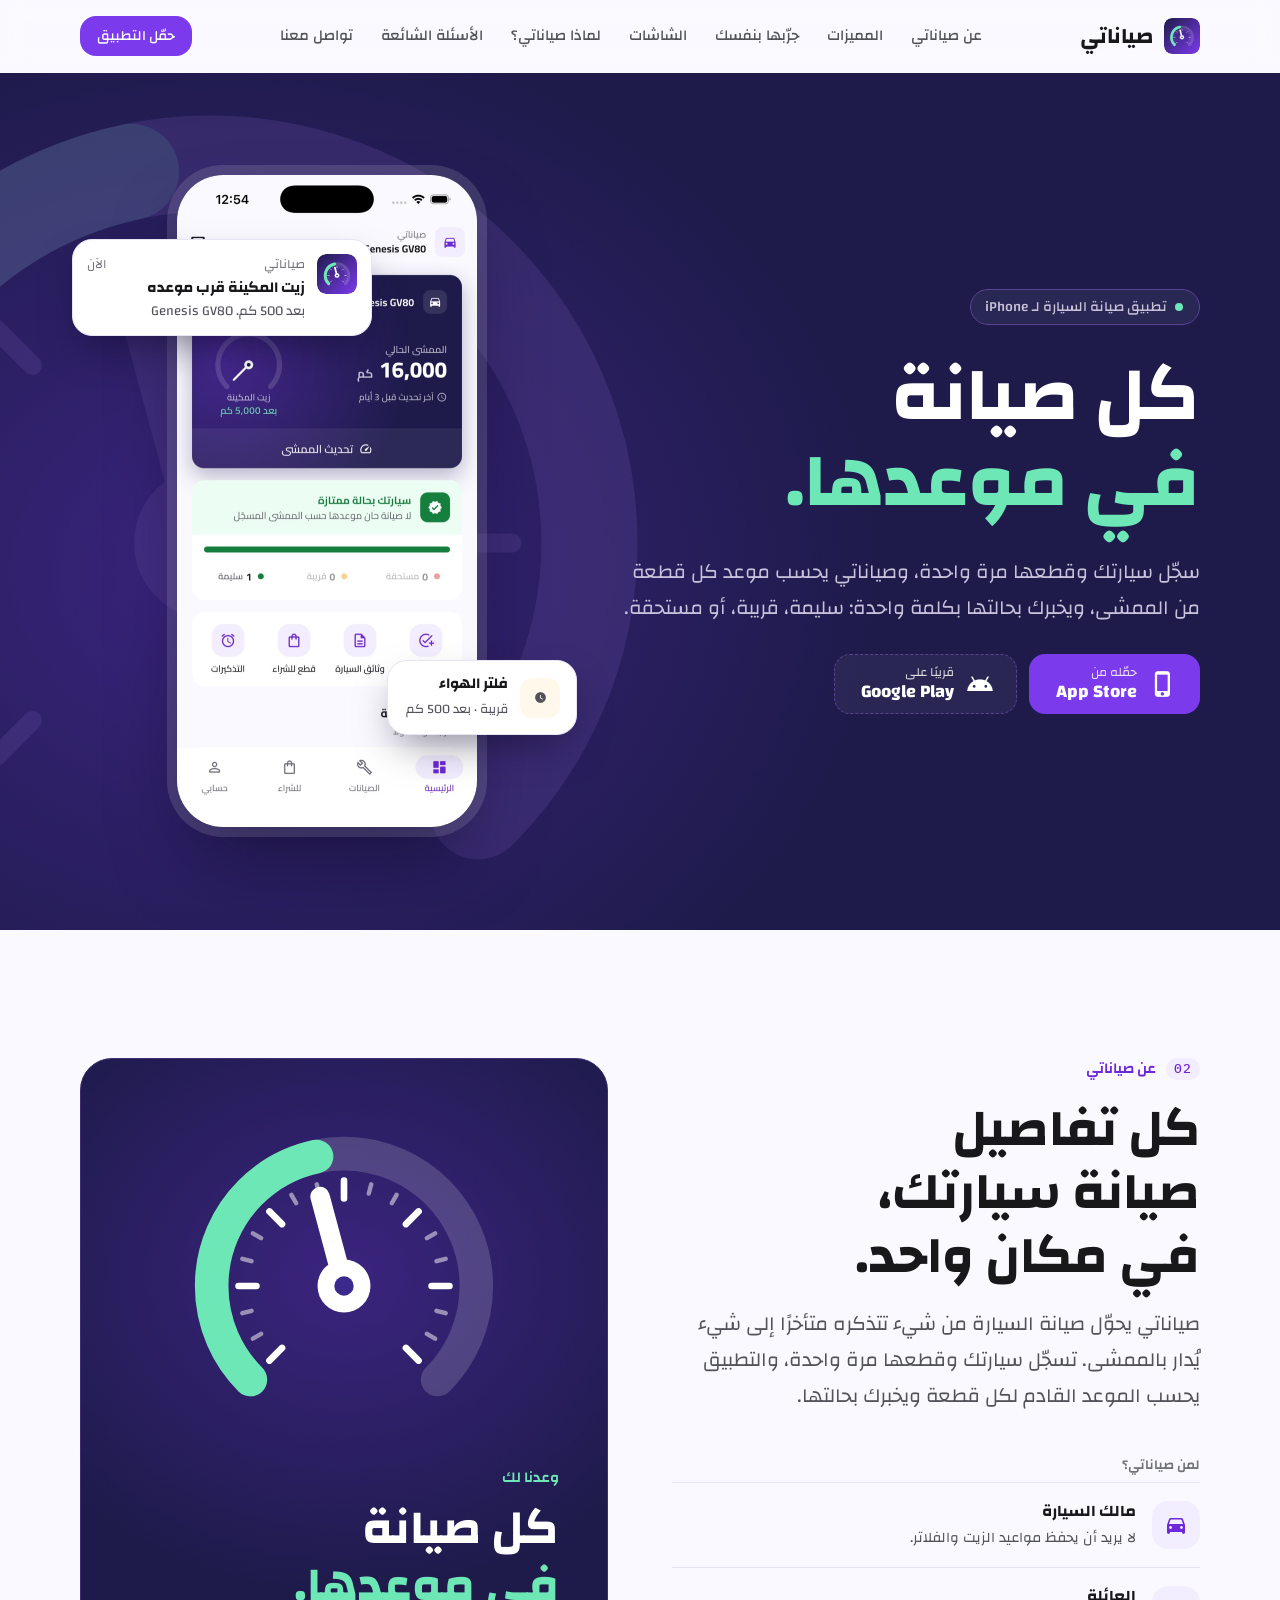
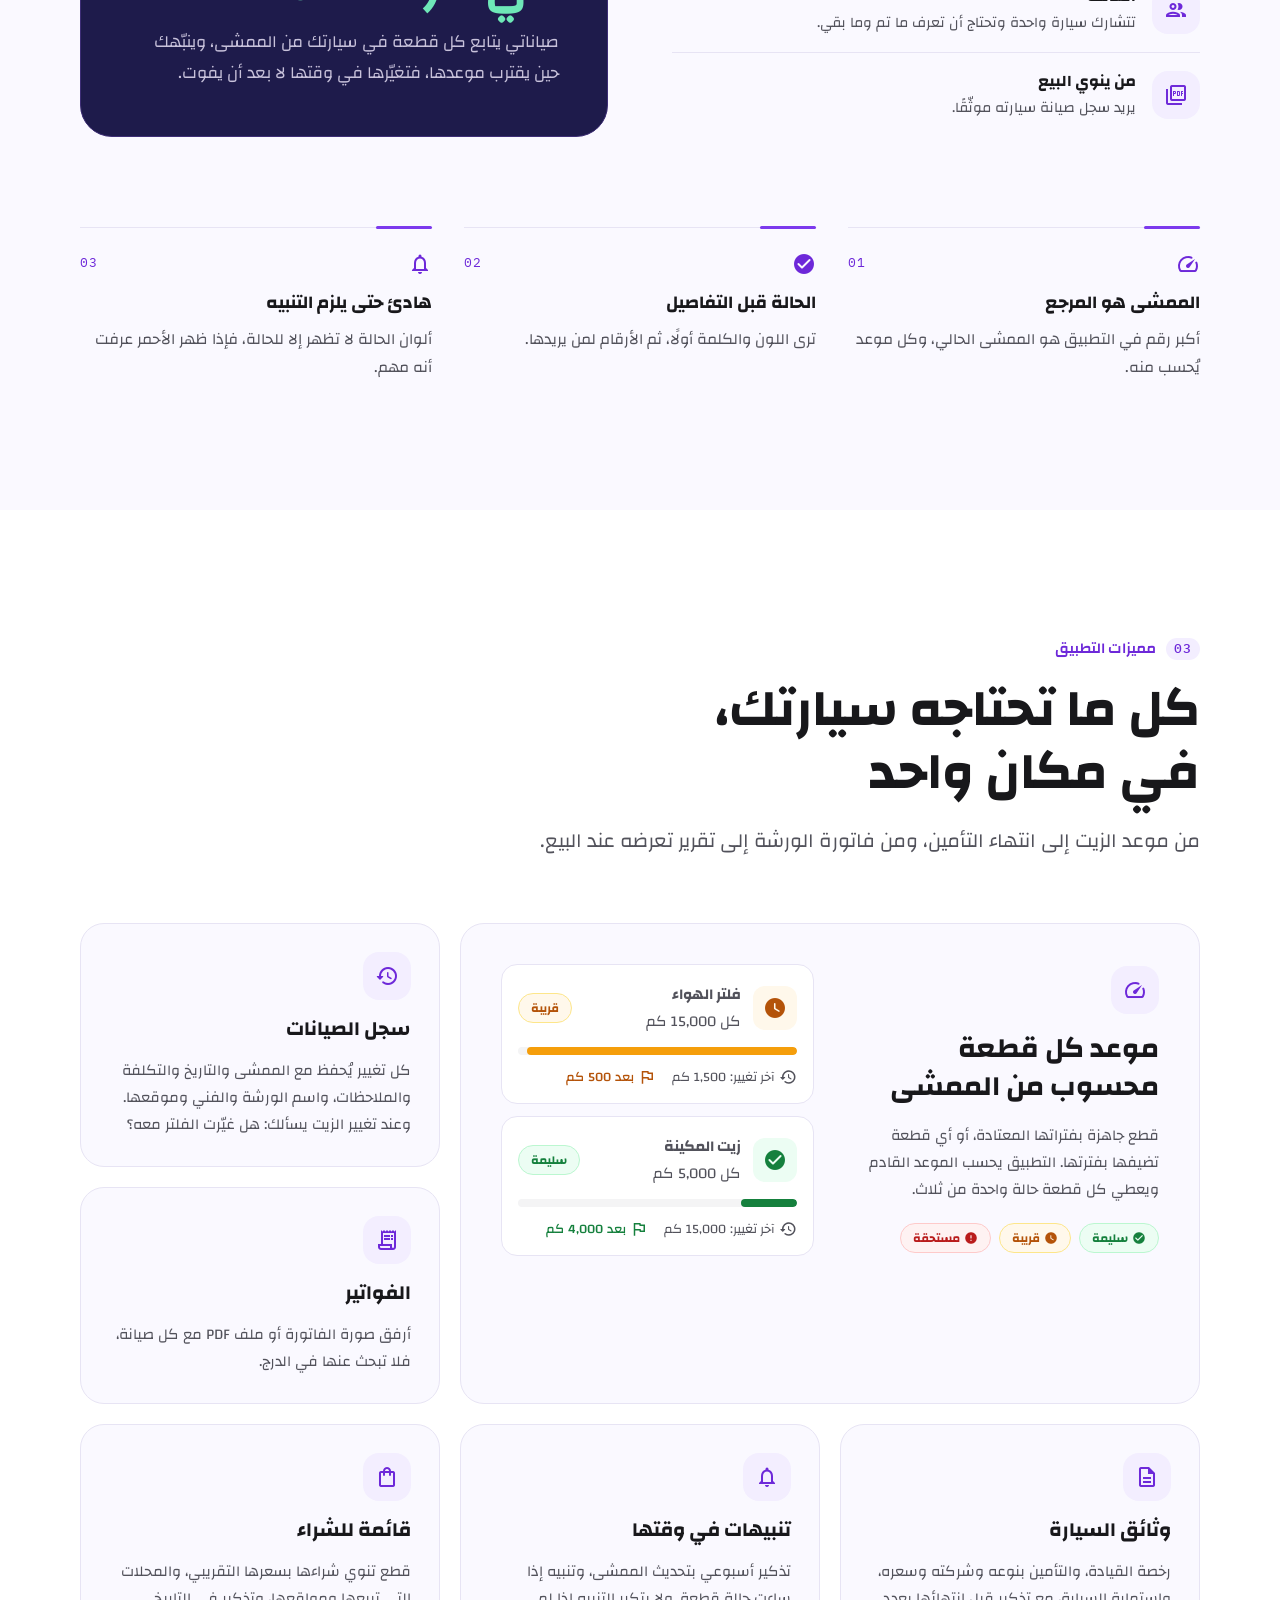
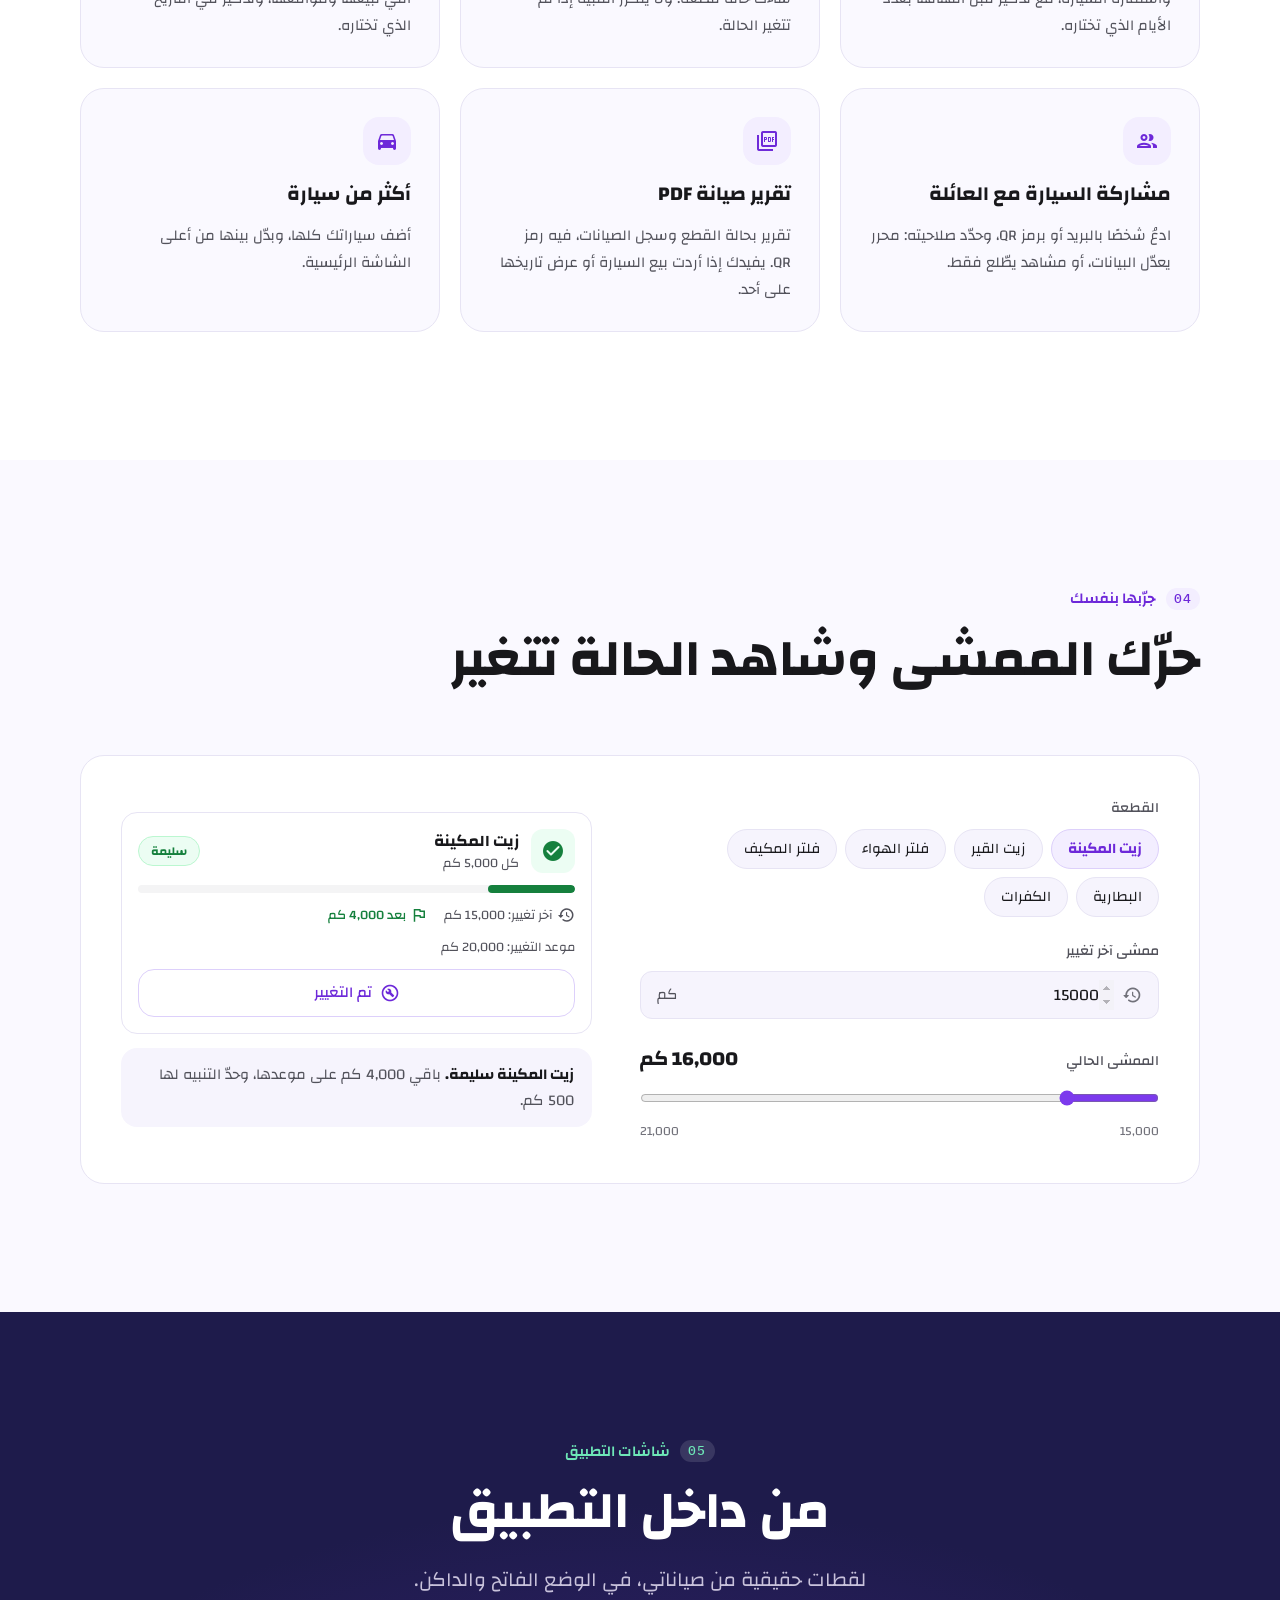
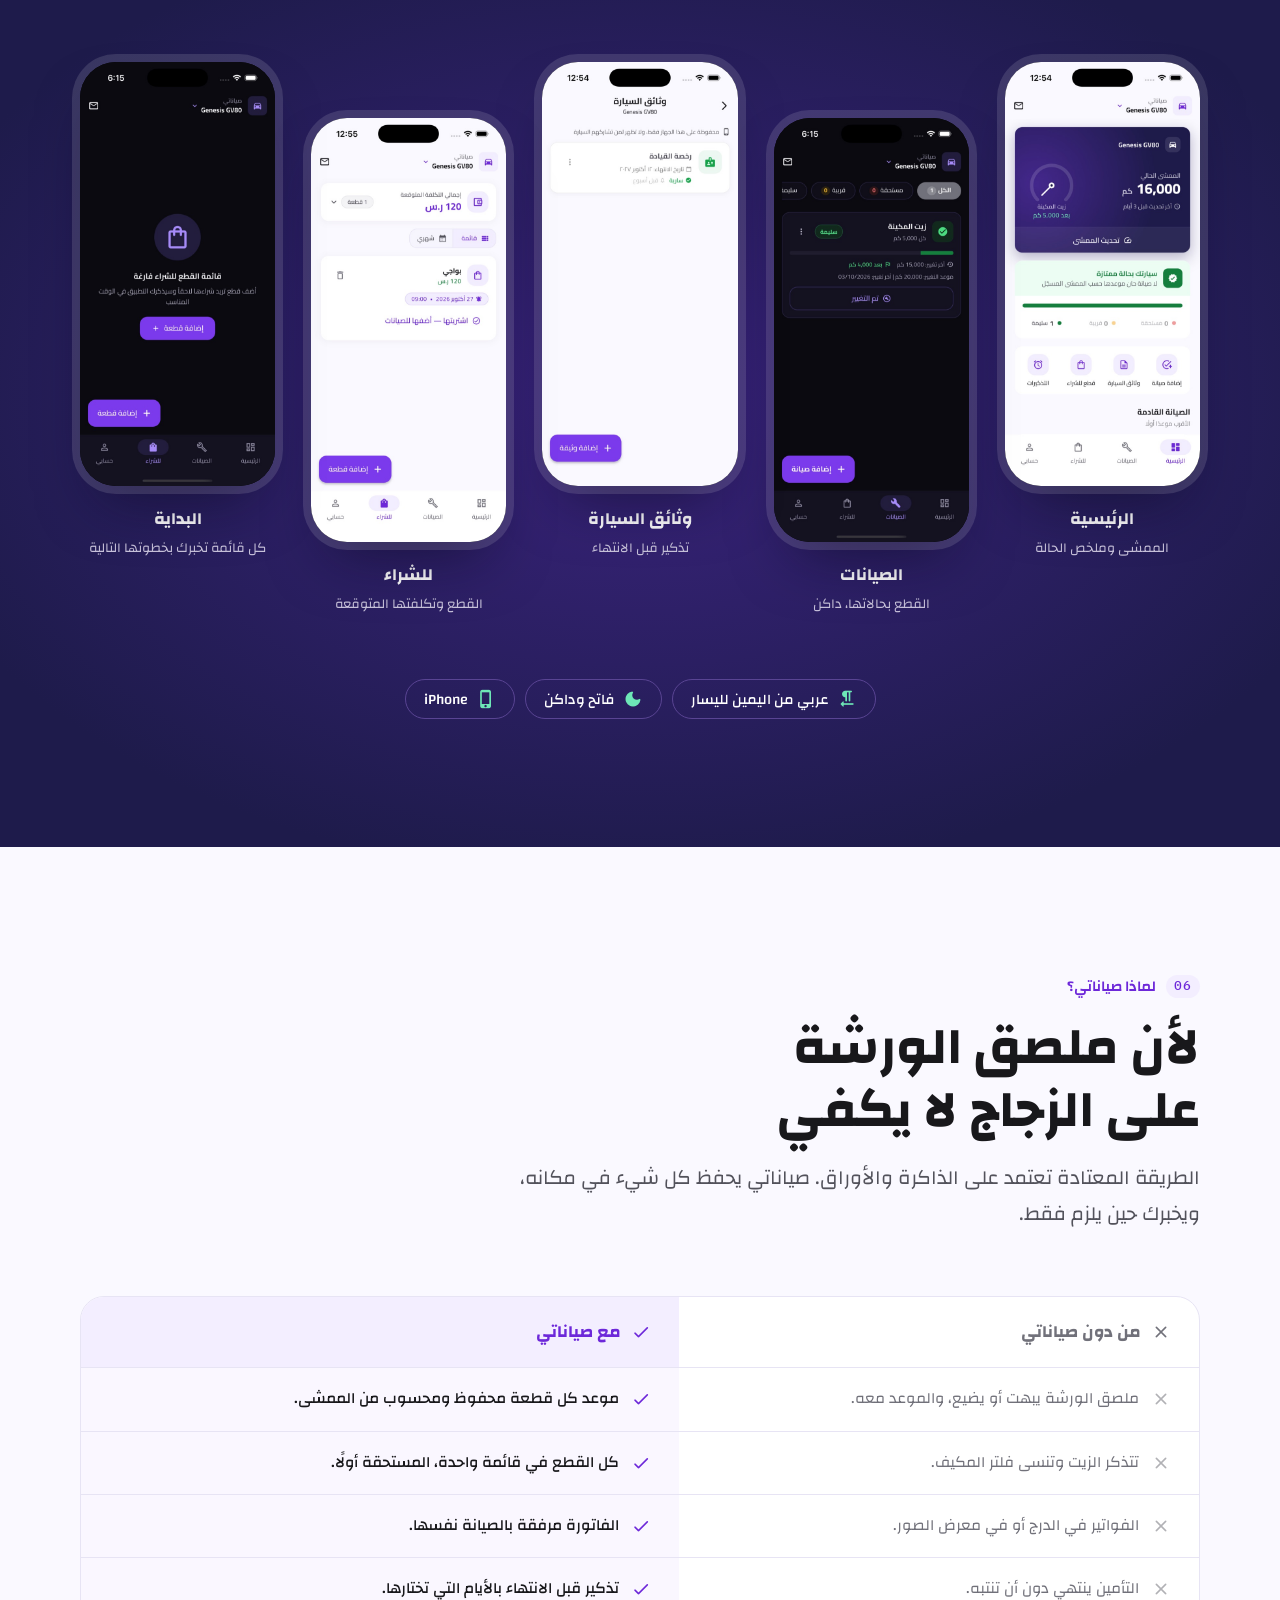
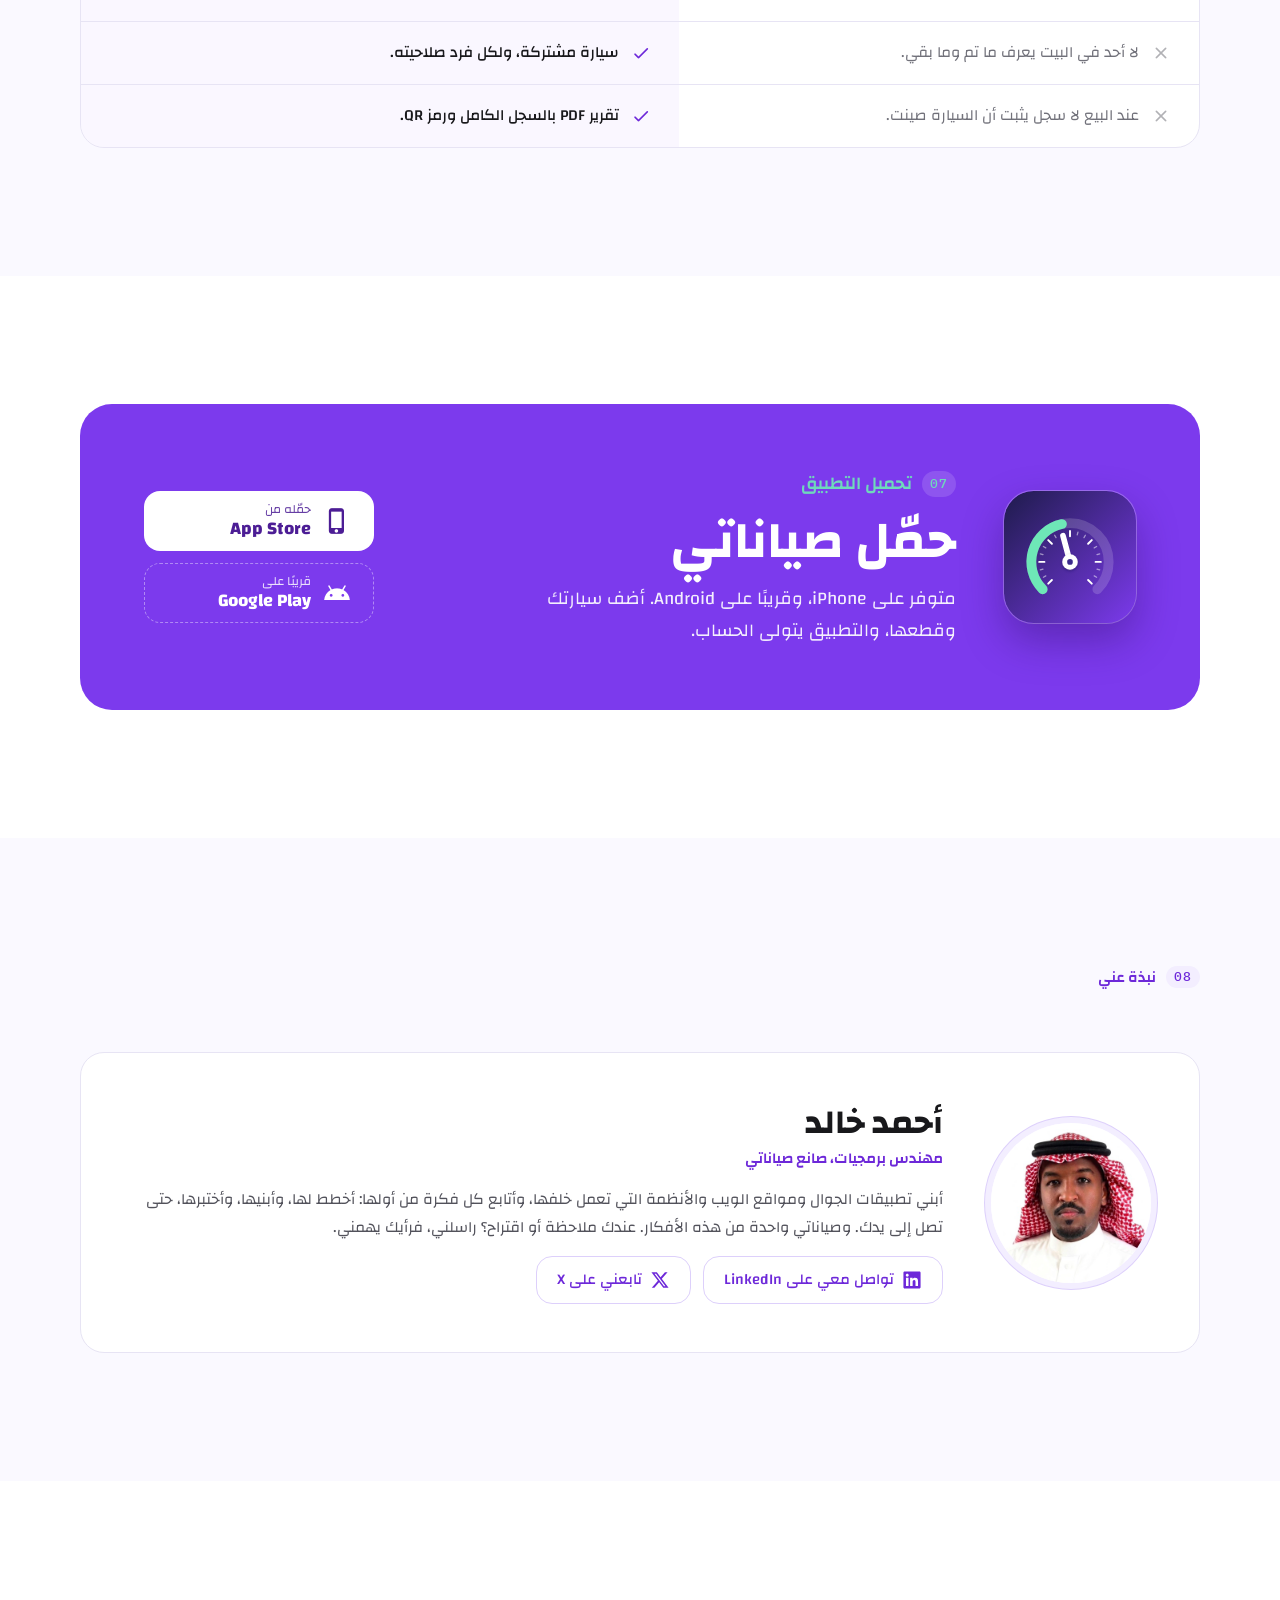
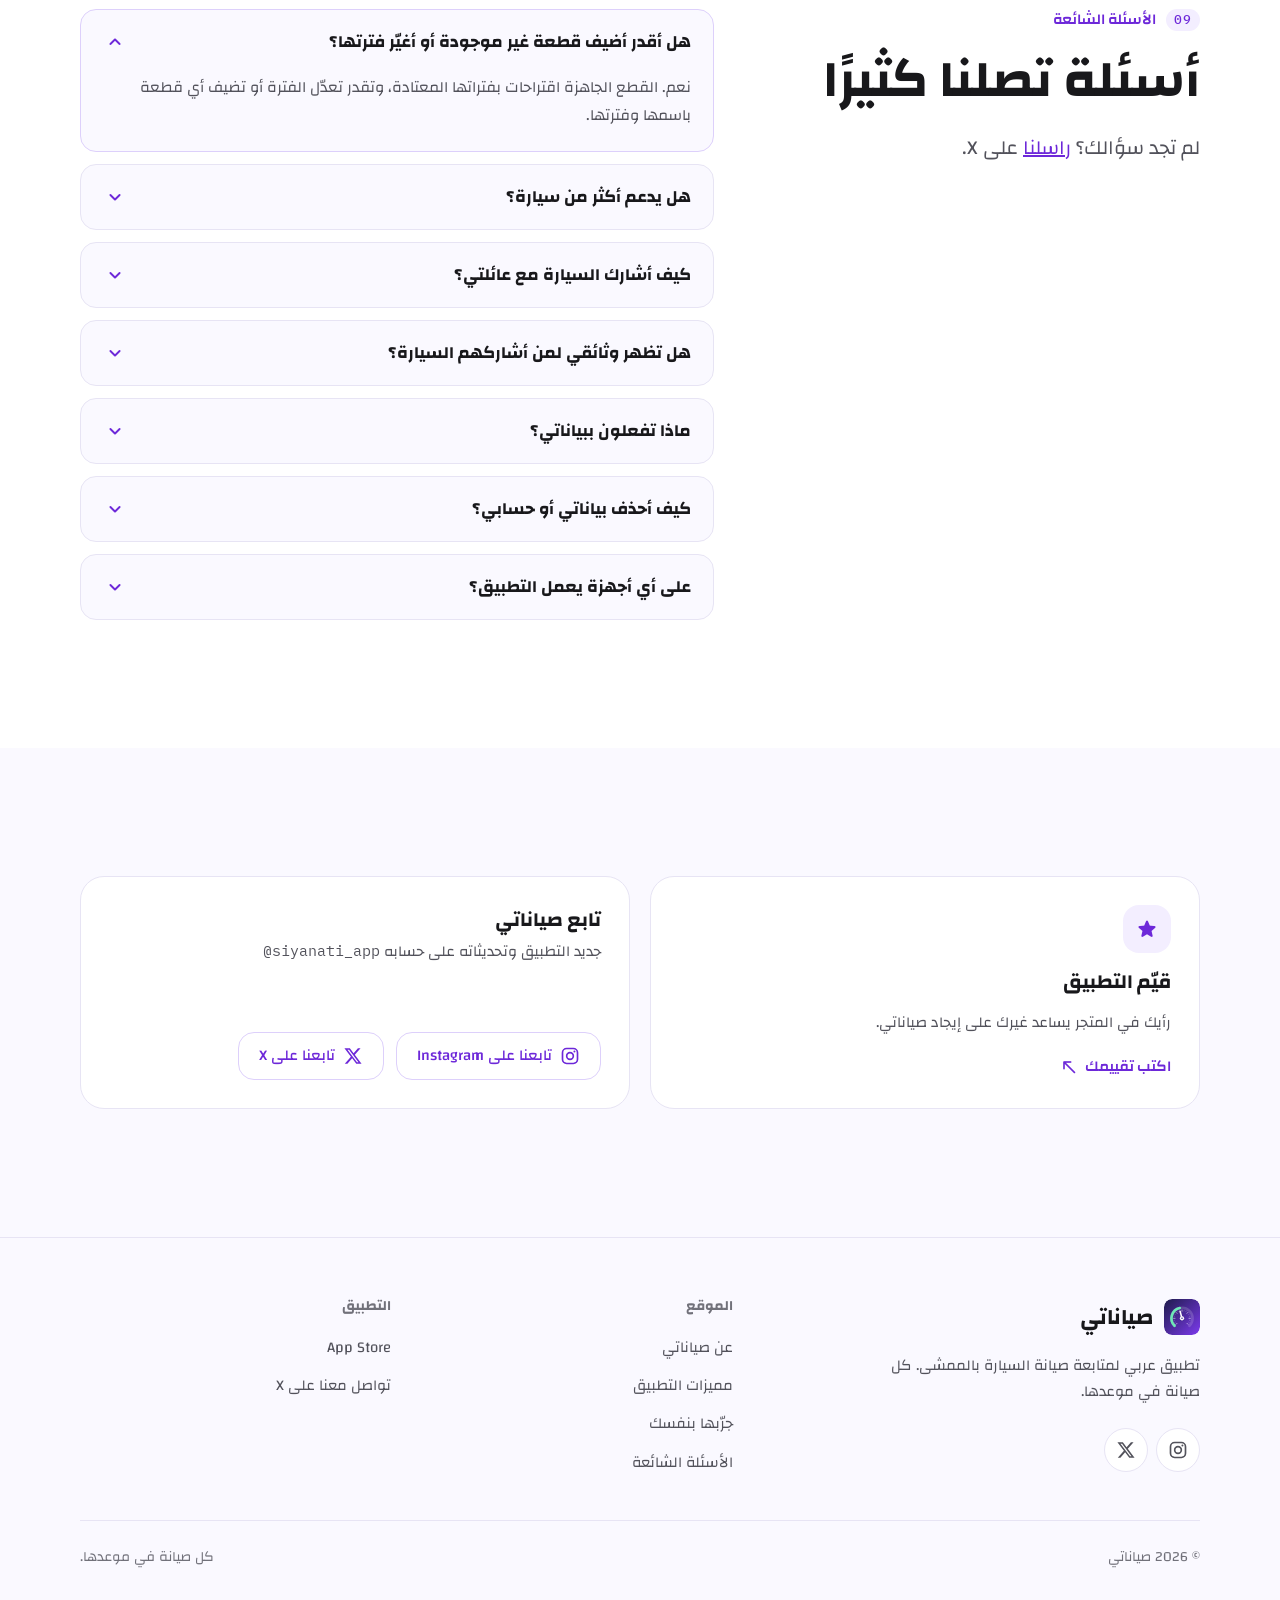
<file: index.html>
<!doctype html>
<html lang="ar" dir="rtl">
<head>
  <meta charset="utf-8">
  <meta name="viewport" content="width=device-width, initial-scale=1, viewport-fit=cover">
  <title>صياناتي — كل صيانة في موعدها</title>
  <meta name="description" content="صياناتي تطبيق عربي لمتابعة صيانة السيارة بالممشى: يحسب موعد كل قطعة، ويخبرك بحالتها بكلمة واحدة: سليمة، قريبة، أو مستحقة. لـ iPhone.">
  <meta name="theme-color" content="#1e1b4b">
  <meta property="og:type" content="website">
  <meta property="og:locale" content="ar_SA">
  <meta property="og:title" content="صياناتي — كل صيانة في موعدها">
  <meta property="og:description" content="سجّل ممشى سيارتك وقطعها مرة واحدة، وصياناتي يحسب موعد كل قطعة ويذكّرك قبل أن يفوتك.">
  <link rel="icon" href="assets/img/app-icon.svg" type="image/svg+xml">
  <link rel="apple-touch-icon" href="assets/img/app-icon-180.png">
  <link rel="preconnect" href="https://fonts.googleapis.com">
  <link rel="preconnect" href="https://fonts.gstatic.com" crossorigin>
  <link rel="stylesheet" href="https://fonts.googleapis.com/css2?family=Changa:wght@400;500;600;700;800&family=IBM+Plex+Mono:wght@500&display=swap">
  <link rel="stylesheet" href="https://fonts.googleapis.com/css2?family=Material+Icons+Round&family=Material+Icons+Outlined&display=block">
  <link rel="stylesheet" href="assets/css/style.css">
  <script>
    // يطبّق الوضع المحفوظ قبل الرسم حتى لا تومض الصفحة.
    try { var t = localStorage.getItem('sy-theme'); if (t === 'dark' || t === 'light') document.documentElement.dataset.theme = t; } catch (e) {}
    document.documentElement.classList.add('js');
  </script>
</head>
<body>
<a class="skip" href="#main">تخطَّ إلى المحتوى</a>

<!-- ============ الشريط العلوي ============ -->
<header class="header" id="top">
  <div class="container header-row">
    <a class="logo" href="#home" aria-label="صياناتي، الرئيسية">
      <img class="app-icon" src="assets/img/app-icon.svg" width="36" height="36" alt="">
      <span class="logo-word">صياناتي</span>
    </a>
    <nav class="nav" aria-label="أقسام الموقع">
      <a href="#about">عن صياناتي</a>
      <a href="#features">المميزات</a>
      <a href="#try">جرّبها بنفسك</a>
      <a href="#screens">الشاشات</a>
      <a href="#why">لماذا صياناتي؟</a>
      <a href="#faq">الأسئلة الشائعة</a>
      <a href="#contact">تواصل معنا</a>
    </nav>
    <div class="header-end">
      <button class="icon-btn" type="button" id="theme-toggle" aria-label="تبديل الوضع الفاتح والداكن">
        <span class="i i-o theme-light-icon" aria-hidden="true">dark_mode</span>
        <span class="i i-o theme-dark-icon" aria-hidden="true">light_mode</span>
      </button>
      <a class="btn btn-filled btn-sm header-cta" href="#download">حمّل التطبيق</a>
      <button class="icon-btn menu-btn" type="button" id="menu-toggle" aria-expanded="false" aria-controls="mobile-nav" aria-label="القائمة">
        <span class="i i-r" aria-hidden="true">menu</span>
      </button>
    </div>
  </div>
  <nav class="mobile-nav" id="mobile-nav" aria-label="أقسام الموقع" hidden>
    <ol>
      <li><a href="#home"><span class="mono">01</span>الرئيسية</a></li>
      <li><a href="#about"><span class="mono">02</span>عن صياناتي</a></li>
      <li><a href="#features"><span class="mono">03</span>مميزات التطبيق</a></li>
      <li><a href="#try"><span class="mono">04</span>جرّبها بنفسك</a></li>
      <li><a href="#screens"><span class="mono">05</span>شاشات التطبيق</a></li>
      <li><a href="#why"><span class="mono">06</span>لماذا صياناتي؟</a></li>
      <li><a href="#download"><span class="mono">07</span>تحميل التطبيق</a></li>
      <li><a href="#developer"><span class="mono">08</span>نبذة عني</a></li>
      <li><a href="#faq"><span class="mono">09</span>الأسئلة الشائعة</a></li>
      <li><a href="#contact"><span class="mono">10</span>تواصل معنا</a></li>
    </ol>
    <a class="btn btn-filled" href="#download">حمّل التطبيق</a>
  </nav>
</header>

<main id="main">

<!-- ============ 01 الرئيسية ============ -->
<section class="hero on-night" id="home" aria-labelledby="hero-title">
  <svg class="hero-bg" viewBox="-340 -340 680 680" aria-hidden="true">
    <g class="a" fill="none" stroke-linecap="round">
      <path stroke-width="76" d="M-212.1 212.1A300 300 0 1 1 212.1 212.1"/>
      <path stroke-width="15" d="M-140.4 140.4L-169 169M-198.5 0L-239 0M-140.4 -140.4L-169 -169M0 -198.5L0 -239M140.4 -140.4L169 -169M198.5 0L239 0M140.4 140.4L169 169"/>
      <path stroke-width="44" d="M0 0L-54.4 -202.8"/>
      <circle r="41" stroke-width="38"/>
    </g>
    <path class="c" fill="none" stroke-width="76" stroke-linecap="round" d="M-212.1 212.1A300 300 0 0 1 -62.4 -293.4"/>
  </svg>
  <div class="container hero-grid">
    <div class="hero-copy">
      <span class="hero-pill"><span class="dot" aria-hidden="true"></span>تطبيق صيانة السيارة لـ iPhone</span>
      <h1 class="h1" id="hero-title">كل صيانة<br><span>في موعدها.</span></h1>
      <p class="lead">سجّل سيارتك وقطعها مرة واحدة، وصياناتي يحسب موعد كل قطعة من الممشى، ويخبرك بحالتها بكلمة واحدة: سليمة، قريبة، أو مستحقة.</p>
      <div class="stores">
        <a class="store store-filled" href="https://apps.apple.com/sa/app/%D8%B5%D9%8A%D8%A7%D9%86%D8%A7%D8%AA%D9%8A/id6759578745?l=ar" target="_blank" rel="noopener">
          <span class="i i-r i-28" aria-hidden="true">phone_iphone</span>
          <span class="store-label"><small>حمّله من</small><b>App Store</b></span>
        </a>
        <span class="store store-ghost store-soon">
          <span class="i i-r i-28" aria-hidden="true">android</span>
          <span class="store-label"><small>قريبًا على</small><b>Google Play</b></span>
        </span>
      </div>
    </div>

    <div class="hero-visual">
      <div class="phone">
        <img src="assets/img/screens/home-light.jpg" width="600" height="1304" alt="الشاشة الرئيسية في صياناتي: بطاقة الممشى الحالي 16,000 كم، وملخص يقول سيارتك بحالة ممتازة، والإجراءات السريعة.">
      </div>
      <div class="float float-note note" aria-hidden="true">
        <img class="app-icon" src="assets/img/app-icon.svg" width="40" height="40" alt="">
        <div class="note-text">
          <div class="note-top"><span>صياناتي</span><span>الآن</span></div>
          <p class="note-title">زيت المكينة قرب موعده</p>
          <p class="note-body">بعد <span class="num">500</span> كم. Genesis GV80</p>
        </div>
      </div>
      <div class="float float-badge float-badge-soon" aria-hidden="true">
        <span class="part-tile"><span class="i i-r" >watch_later</span></span>
        <div><b>فلتر الهواء</b><span>قريبة · بعد <span class="num">500</span> كم</span></div>
      </div>
    </div>
  </div>
</section>

<!-- ============ 02 عن صياناتي ============ -->
<section class="section" id="about" aria-labelledby="about-title">
  <div class="container">
    <div class="about-grid">
      <header class="sec-head about-head reveal">
        <p class="eyebrow"><span class="eyebrow-num">02</span>عن صياناتي</p>
        <h2 class="h2" id="about-title">كل تفاصيل صيانة سيارتك، في مكان واحد.</h2>
        <p class="lead">صياناتي يحوّل صيانة السيارة من شيء تتذكره متأخرًا إلى شيء يُدار بالممشى. تسجّل سيارتك وقطعها مرة واحدة، والتطبيق يحسب الموعد القادم لكل قطعة ويخبرك بحالتها.</p>
      </header>

      <div class="promise on-night reveal">
        <svg class="gauge" viewBox="-340 -340 680 592" aria-hidden="true"><g fill="none" stroke-linecap="round"><path class="gauge-track" d="M-212.1 212.1A300 300 0 1 1 212.1 212.1"/><path class="gauge-fill" pathLength="1" d="M-212.1 212.1A300 300 0 1 1 212.1 212.1"/><path class="gauge-major" d="M-140.4 140.4L-169 169M-198.5 0L-239 0M-140.4 -140.4L-169 -169M0 -198.5L0 -239M140.4 -140.4L169 -169M198.5 0L239 0M140.4 140.4L169 169"/><path class="gauge-minor" d="M-187.9 108.5L-206.5 119.2M-209.6 56.2L-230.4 61.7M-209.6 -56.2L-230.4 -61.7M-187.9 -108.5L-206.5 -119.3M-108.5 -187.9L-119.2 -206.5M-56.2 -209.6L-61.7 -230.4M56.2 -209.6L61.7 -230.4M108.5 -187.9L119.2 -206.5M187.9 -108.5L206.5 -119.3M209.6 -56.2L230.4 -61.7M209.6 56.2L230.4 61.7M187.9 108.5L206.5 119.2"/><path class="gauge-needle" d="M0 0V-210"/></g><circle class="gauge-hub" r="60"/><circle class="gauge-hub-dot" r="22"/></svg>
        <div class="promise-copy">
          <p class="eyebrow">وعدنا لك</p>
          <q>كل صيانة <span>في موعدها.</span></q>
          <p class="promise-text">صياناتي يتابع كل قطعة في سيارتك من الممشى، وينبّهك حين يقترب موعدها، فتغيّرها في وقتها لا بعد أن يفوت.</p>
        </div>
      </div>

      <div class="about-side">
        <div class="audience reveal">
          <h3 class="cap">لمن صياناتي؟</h3>
          <ul>
            <li><span class="tile"><span class="i i-r" aria-hidden="true">directions_car</span></span><div><b>مالك السيارة</b><span class="text">لا يريد أن يحفظ مواعيد الزيت والفلاتر.</span></div></li>
            <li><span class="tile"><span class="i i-o" aria-hidden="true">group</span></span><div><b>العائلة</b><span class="text">تتشارك سيارة واحدة وتحتاج أن تعرف ما تم وما بقي.</span></div></li>
            <li><span class="tile"><span class="i i-o" aria-hidden="true">picture_as_pdf</span></span><div><b>من ينوي البيع</b><span class="text">يريد سجل صيانة سيارته موثّقًا.</span></div></li>
          </ul>
        </div>
      </div>
    </div>

    <ol class="principles">
      <li class="principle reveal"><div class="principle-top"><span class="i i-r" aria-hidden="true">speed</span><span class="mono">01</span></div><h3 class="h3">الممشى هو المرجع</h3><p class="text">أكبر رقم في التطبيق هو الممشى الحالي، وكل موعد يُحسب منه.</p></li>
      <li class="principle reveal"><div class="principle-top"><span class="i i-r" aria-hidden="true">check_circle</span><span class="mono">02</span></div><h3 class="h3">الحالة قبل التفاصيل</h3><p class="text">ترى اللون والكلمة أولًا، ثم الأرقام لمن يريدها.</p></li>
      <li class="principle reveal"><div class="principle-top"><span class="i i-o" aria-hidden="true">notifications</span><span class="mono">03</span></div><h3 class="h3">هادئ حتى يلزم التنبيه</h3><p class="text">ألوان الحالة لا تظهر إلا للحالة، فإذا ظهر الأحمر عرفت أنه مهم.</p></li>    </ol>
  </div>
</section>

<!-- ============ 03 مميزات التطبيق ============ -->
<section class="section section-white" id="features" aria-labelledby="features-title">
  <div class="container">
    <header class="sec-head reveal">
      <p class="eyebrow"><span class="eyebrow-num">03</span>مميزات التطبيق</p>
      <h2 class="h2" id="features-title">كل ما تحتاجه سيارتك، في مكان واحد</h2>
      <p class="lead">من موعد الزيت إلى انتهاء التأمين، ومن فاتورة الورشة إلى تقرير تعرضه عند البيع.</p>
    </header>

    <div class="bento">
      <article class="card feature feature-lead reveal">
        <div class="feature-lead-copy">
          <span class="tile"><span class="i i-r" aria-hidden="true">speed</span></span>
          <h3 class="h3">موعد كل قطعة محسوب من الممشى</h3>
          <p>قطع جاهزة بفتراتها المعتادة، أو أي قطعة تضيفها بفترتها. التطبيق يحسب الموعد القادم ويعطي كل قطعة حالة واحدة من ثلاث.</p>
          <div class="status-row" aria-label="الحالات الثلاث">
            <span class="badge badge-ok"><span class="i i-r" aria-hidden="true">check_circle</span>سليمة</span>
            <span class="badge badge-soon"><span class="i i-r" aria-hidden="true">watch_later</span>قريبة</span>
            <span class="badge badge-due"><span class="i i-r" aria-hidden="true">error</span>مستحقة</span>
          </div>
        </div>
        <div class="stack" aria-hidden="true">
          <div class="part part-soon">
            <div class="part-head">
              <span class="part-tile"><span class="i i-r">watch_later</span></span>
              <div class="part-names"><p class="part-name">فلتر الهواء</p><p class="part-interval">كل <span class="num">15,000</span> كم</p></div>
              <span class="badge badge-soon">قريبة</span>
            </div>
            <span class="bar"><span class="bar-fill" style="width: 96.7%"></span></span>
            <div class="part-meta"><span><span class="i i-r i-18">history</span>آخر تغيير: <span class="num">1,500</span> كم</span><span class="part-remaining"><span class="i i-o i-18">flag</span>بعد <span class="num">500</span> كم</span></div>
          </div>
          <div class="part part-ok">
            <div class="part-head">
              <span class="part-tile"><span class="i i-r">check_circle</span></span>
              <div class="part-names"><p class="part-name">زيت المكينة</p><p class="part-interval">كل <span class="num">5,000</span> كم</p></div>
              <span class="badge badge-ok">سليمة</span>
            </div>
            <span class="bar"><span class="bar-fill" style="width: 20%"></span></span>
            <div class="part-meta"><span><span class="i i-r i-18">history</span>آخر تغيير: <span class="num">15,000</span> كم</span><span class="part-remaining"><span class="i i-o i-18">flag</span>بعد <span class="num">4,000</span> كم</span></div>
          </div>
        </div>
      </article>

      <article class="card feature reveal"><span class="tile"><span class="i i-r" aria-hidden="true">history</span></span><h3 class="h3">سجل الصيانات</h3><p>كل تغيير يُحفظ مع الممشى والتاريخ والتكلفة والملاحظات، واسم الورشة والفني وموقعها. وعند تغيير الزيت يسألك: هل غيّرت الفلتر معه؟</p></article>
      <article class="card feature reveal"><span class="tile"><span class="i i-o" aria-hidden="true">receipt_long</span></span><h3 class="h3">الفواتير</h3><p>أرفق صورة الفاتورة أو ملف PDF مع كل صيانة، فلا تبحث عنها في الدرج.</p></article>
      <article class="card feature reveal"><span class="tile"><span class="i i-o" aria-hidden="true">description</span></span><h3 class="h3">وثائق السيارة</h3><p>رخصة القيادة، والتأمين بنوعه وشركته وسعره، واستمارة السيارة، مع تذكير قبل انتهائها بعدد الأيام الذي تختاره.</p></article>
      <article class="card feature reveal"><span class="tile"><span class="i i-o" aria-hidden="true">notifications</span></span><h3 class="h3">تنبيهات في وقتها</h3><p>تذكير أسبوعي بتحديث الممشى، وتنبيه إذا ساءت حالة قطعة. ولا يتكرر التنبيه إذا لم تتغير الحالة.</p></article>
      <article class="card feature reveal"><span class="tile"><span class="i i-o" aria-hidden="true">shopping_bag</span></span><h3 class="h3">قائمة للشراء</h3><p>قطع تنوي شراءها بسعرها التقريبي، والمحلات التي تبيعها ومواقعها، وتذكير في التاريخ الذي تختاره.</p></article>
      <article class="card feature reveal"><span class="tile"><span class="i i-o" aria-hidden="true">group</span></span><h3 class="h3">مشاركة السيارة مع العائلة</h3><p>ادعُ شخصًا بالبريد أو برمز QR، وحدّد صلاحيته: محرر يعدّل البيانات، أو مشاهد يطّلع فقط.</p></article>
      <article class="card feature reveal"><span class="tile"><span class="i i-o" aria-hidden="true">picture_as_pdf</span></span><h3 class="h3">تقرير صيانة PDF</h3><p>تقرير بحالة القطع وسجل الصيانات، فيه رمز QR. يفيدك إذا أردت بيع السيارة أو عرض تاريخها على أحد.</p></article>
      <article class="card feature reveal"><span class="tile"><span class="i i-r" aria-hidden="true">directions_car</span></span><h3 class="h3">أكثر من سيارة</h3><p>أضف سياراتك كلها، وبدّل بينها من أعلى الشاشة الرئيسية.</p></article>
    </div>
  </div>
</section>

<!-- ============ 04 جرّبها بنفسك ============ -->
<section class="section" id="try" aria-labelledby="try-title">
  <div class="container">
    <header class="sec-head reveal">
      <p class="eyebrow"><span class="eyebrow-num">04</span>جرّبها بنفسك</p>
      <h2 class="h2" id="try-title">حرّك الممشى وشاهد الحالة تتغير</h2>
    </header>

    <div class="card calc reveal">
      <div class="calc-controls">
        <div>
          <span class="field-label" id="calc-part-label">القطعة</span>
          <div class="chips" role="radiogroup" aria-labelledby="calc-part-label" id="calc-parts"></div>
        </div>
        <div>
          <label class="field-label" for="calc-last">ممشى آخر تغيير</label>
          <div class="field-box">
            <span class="i i-r i-20" aria-hidden="true">history</span>
            <input id="calc-last" type="number" inputmode="numeric" min="0" max="999000" step="500" value="15000">
            <span class="unit">كم</span>
          </div>
        </div>
        <div>
          <div class="range-head"><label class="field-label" for="calc-now">الممشى الحالي</label><output for="calc-now" id="calc-now-out"><span class="num">16,000</span> كم</output></div>
          <input class="range" id="calc-now" type="range" min="15000" max="21500" step="50" value="16000">
          <div class="range-scale"><span id="calc-min"><span class="num">15,000</span></span><span id="calc-max"><span class="num">21,500</span></span></div>
        </div>
      </div>
      <div class="calc-result">
        <article class="part part-ok" id="calc-card" aria-hidden="true">
          <div class="part-head">
            <span class="part-tile"><span class="i i-r" id="calc-icon">check_circle</span></span>
            <div class="part-names"><p class="part-name" id="calc-name">زيت المكينة</p><p class="part-interval" id="calc-interval">كل <span class="num">5,000</span> كم</p></div>
            <span class="badge badge-ok" id="calc-badge">سليمة</span>
          </div>
          <span class="bar"><span class="bar-fill" id="calc-bar" style="width: 20%"></span></span>
          <div class="part-meta"><span><span class="i i-r i-18">history</span><span id="calc-last-text">آخر تغيير: <span class="num">15,000</span> كم</span></span><span class="part-remaining"><span class="i i-o i-18">flag</span><span id="calc-remaining">بعد <span class="num">4,000</span> كم</span></span></div>
          <p class="part-dates" id="calc-due">موعد التغيير: <span class="num">20,000</span> كم</p>
          <span class="btn btn-outline"><span class="i i-o i-20">build_circle</span>تم التغيير</span>
        </article>
        <p class="calc-say" id="calc-say" aria-live="polite"><b>زيت المكينة سليمة.</b> باقي <span class="num">4,000</span> كم على موعدها، وحدّ التنبيه لها <span class="num">500</span> كم.</p>
      </div>
    </div>
  </div>
</section>

<!-- ============ 05 شاشات التطبيق ============ -->
<section class="section section-night on-night" id="screens" aria-labelledby="screens-title">
  <div class="container">
    <header class="sec-head sec-head-center reveal">
      <p class="eyebrow"><span class="eyebrow-num">05</span>شاشات التطبيق</p>
      <h2 class="h2" id="screens-title">من داخل التطبيق</h2>
      <p class="lead">لقطات حقيقية من صياناتي، في الوضع الفاتح والداكن.</p>
    </header>
    <div class="screens" tabindex="0" aria-label="لقطات التطبيق، مرّر أفقيًا على الجوال">
      <figure class="reveal">
        <div class="phone"><img src="assets/img/screens/home-light.jpg" width="600" height="1304" loading="lazy" alt="الرئيسية: بطاقة الممشى بعدّاد زيت المكينة، وملخص الحالة، والإجراءات السريعة."></div>
        <figcaption><b>الرئيسية</b><span>الممشى وملخص الحالة</span></figcaption>
      </figure>
      <figure class="reveal">
        <div class="phone"><img src="assets/img/screens/parts-dark.jpg" width="600" height="1304" loading="lazy" alt="الصيانات في الوضع الداكن: بطاقة زيت المكينة بحالة سليمة، باقي 4,000 كم، وزر تم التغيير."></div>
        <figcaption><b>الصيانات</b><span>القطع بحالاتها، داكن</span></figcaption>
      </figure>
      <figure class="reveal">
        <div class="phone"><img src="assets/img/screens/documents-light.jpg" width="600" height="1304" loading="lazy" alt="وثائق السيارة: رخصة القيادة سارية، مع تذكير قبل انتهائها بأسبوع."></div>
        <figcaption><b>وثائق السيارة</b><span>تذكير قبل الانتهاء</span></figcaption>
      </figure>
      <figure class="reveal">
        <div class="phone"><img src="assets/img/screens/wishlist-light.jpg" width="600" height="1304" loading="lazy" alt="للشراء: إجمالي التكلفة المتوقعة 120 ر.س، وقطعة بواجي مع تذكير بتاريخ الشراء."></div>
        <figcaption><b>للشراء</b><span>القطع وتكلفتها المتوقعة</span></figcaption>
      </figure>
      <figure class="reveal">
        <div class="phone"><img src="assets/img/screens/wishlist-empty-dark.jpg" width="600" height="1304" loading="lazy" alt="للشراء فارغة في الوضع الداكن، مع زر إضافة قطعة."></div>
        <figcaption><b>البداية</b><span>كل قائمة تخبرك بخطوتها التالية</span></figcaption>
      </figure>
    </div>
    <div class="screens-note">
      <span class="pill"><span class="i i-r i-20" aria-hidden="true">format_textdirection_r_to_l</span>عربي من اليمين لليسار</span>
      <span class="pill"><span class="i i-r i-20" aria-hidden="true">dark_mode</span>فاتح وداكن</span>
      <span class="pill"><span class="i i-r i-20" aria-hidden="true">phone_iphone</span>iPhone</span>
    </div>
  </div>
</section>

<!-- ============ 06 لماذا صياناتي؟ ============ -->
<section class="section" id="why" aria-labelledby="why-title">
  <div class="container">
    <header class="sec-head reveal">
      <p class="eyebrow"><span class="eyebrow-num">06</span>لماذا صياناتي؟</p>
      <h2 class="h2" id="why-title">لأن ملصق الورشة على الزجاج لا يكفي</h2>
      <p class="lead">الطريقة المعتادة تعتمد على الذاكرة والأوراق. صياناتي يحفظ كل شيء في مكانه، ويخبرك حين يلزم فقط.</p>
    </header>

    <div class="card compare reveal">
      <div class="compare-head" aria-hidden="true">
        <div><span class="i i-r i-20">close</span>من دون صياناتي</div>
        <div><span class="i i-r i-20">check</span>مع صياناتي</div>
      </div>
      <div class="compare-row"><div><span class="i i-r i-20" aria-hidden="true">close</span><span><span class="sr-only">من دون صياناتي: </span>ملصق الورشة يبهت أو يضيع، والموعد معه.</span></div><div><span class="i i-r i-20" aria-hidden="true">check</span><span><span class="sr-only">مع صياناتي: </span>موعد كل قطعة محفوظ ومحسوب من الممشى.</span></div></div>
      <div class="compare-row"><div><span class="i i-r i-20" aria-hidden="true">close</span><span><span class="sr-only">من دون صياناتي: </span>تتذكر الزيت وتنسى فلتر المكيف.</span></div><div><span class="i i-r i-20" aria-hidden="true">check</span><span><span class="sr-only">مع صياناتي: </span>كل القطع في قائمة واحدة، المستحقة أولًا.</span></div></div>
      <div class="compare-row"><div><span class="i i-r i-20" aria-hidden="true">close</span><span><span class="sr-only">من دون صياناتي: </span>الفواتير في الدرج أو في معرض الصور.</span></div><div><span class="i i-r i-20" aria-hidden="true">check</span><span><span class="sr-only">مع صياناتي: </span>الفاتورة مرفقة بالصيانة نفسها.</span></div></div>
      <div class="compare-row"><div><span class="i i-r i-20" aria-hidden="true">close</span><span><span class="sr-only">من دون صياناتي: </span>التأمين ينتهي دون أن تنتبه.</span></div><div><span class="i i-r i-20" aria-hidden="true">check</span><span><span class="sr-only">مع صياناتي: </span>تذكير قبل الانتهاء بالأيام التي تختارها.</span></div></div>
      <div class="compare-row"><div><span class="i i-r i-20" aria-hidden="true">close</span><span><span class="sr-only">من دون صياناتي: </span>لا أحد في البيت يعرف ما تم وما بقي.</span></div><div><span class="i i-r i-20" aria-hidden="true">check</span><span><span class="sr-only">مع صياناتي: </span>سيارة مشتركة، ولكل فرد صلاحيته.</span></div></div>
      <div class="compare-row"><div><span class="i i-r i-20" aria-hidden="true">close</span><span><span class="sr-only">من دون صياناتي: </span>عند البيع لا سجل يثبت أن السيارة صينت.</span></div><div><span class="i i-r i-20" aria-hidden="true">check</span><span><span class="sr-only">مع صياناتي: </span>تقرير PDF بالسجل الكامل ورمز QR.</span></div></div>
    </div>
  </div>
</section>

<!-- ============ 07 تحميل التطبيق ============ -->
<section class="section section-white" id="download" aria-labelledby="download-title">
  <div class="container">
    <div class="download reveal">
      <img class="app-icon download-icon" src="assets/img/app-icon.svg" width="132" height="132" alt="أيقونة صياناتي">
      <div class="download-copy">
        <p class="eyebrow" style="color: var(--mint);"><span class="eyebrow-num" style="background: #ffffff26;">07</span>تحميل التطبيق</p>
        <h2 class="h2" id="download-title">حمّل صياناتي</h2>
        <p>متوفر على iPhone، وقريبًا على Android. أضف سيارتك وقطعها، والتطبيق يتولى الحساب.</p>
      </div>
      <div class="stores">
        <a class="store store-white" href="https://apps.apple.com/sa/app/%D8%B5%D9%8A%D8%A7%D9%86%D8%A7%D8%AA%D9%8A/id6759578745?l=ar" target="_blank" rel="noopener">
          <span class="i i-r i-28" aria-hidden="true">phone_iphone</span>
          <span class="store-label"><small>حمّله من</small><b>App Store</b></span>
        </a>
        <span class="store store-line store-soon">
          <span class="i i-r i-28" aria-hidden="true">android</span>
          <span class="store-label"><small>قريبًا على</small><b>Google Play</b></span>
        </span>
      </div>


    </div>
  </div>
</section> 

<!-- ============ 08 نبذة عني ============ -->
<section class="section" id="developer" aria-labelledby="dev-title">
  <div class="container">
    <header class="sec-head reveal">
      <p class="eyebrow"><span class="eyebrow-num">08</span>نبذة عني</p>
      <!-- <h2 class="h2" id="dev-title">من يقف خلف صياناتي</h2> -->
    </header>
    <div class="card dev reveal">
      <img class="dev-avatar" src="assets/img/developer.jpg" width="400" height="400" loading="lazy" alt="صورة أحمد خالد">
      <div class="dev-copy">
        <div><p class="dev-name">أحمد خالد</p><p class="dev-role">مهندس برمجيات، صانع صياناتي</p></div>
        <p class="text">أبني تطبيقات الجوال ومواقع الويب والأنظمة التي تعمل خلفها، وأتابع كل فكرة من أولها: أخطط لها، وأبنيها، وأختبرها، حتى تصل إلى يدك. وصياناتي واحدة من هذه الأفكار. عندك ملاحظة أو اقتراح؟ راسلني، فرأيك يهمني.</p>
        <div class="follow-links">
          <a class="btn btn-outline" href="https://www.linkedin.com/in/devahmed0/" target="_blank" rel="noopener">
            <svg class="glyph" viewBox="-2 -2 28 28" aria-hidden="true"><path fill="currentColor" d="M20.447 20.452h-3.554v-5.569c0-1.328-.027-3.037-1.852-3.037-1.853 0-2.136 1.445-2.136 2.939v5.667H9.351V9h3.414v1.561h.046c.477-.9 1.637-1.85 3.37-1.85 3.601 0 4.267 2.37 4.267 5.455v6.286zM5.337 7.433c-1.144 0-2.063-.926-2.063-2.065 0-1.138.92-2.063 2.063-2.063 1.14 0 2.064.925 2.064 2.063 0 1.139-.925 2.065-2.064 2.065zm1.782 13.019H3.555V9h3.564v11.452zM22.225 0H1.771C.792 0 0 .774 0 1.729v20.542C0 23.227.792 24 1.771 24h20.451C23.2 24 24 23.227 24 22.271V1.729C24 .774 23.2 0 22.222 0h.003z"/></svg>
            تواصل معي على LinkedIn
          </a>
          <a class="btn btn-outline" href="https://x.com/dev__ahmed" target="_blank" rel="noopener">
            <svg class="glyph" viewBox="-2 -2 28 28" aria-hidden="true"><path fill="currentColor" d="M18.901 1.153h3.68l-8.04 9.19L24 22.846h-7.406l-5.8-7.584-6.638 7.584H.474l8.6-9.83L0 1.154h7.594l5.243 6.932ZM17.61 20.644h2.039L6.486 3.24H4.298Z"/></svg>
            تابعني على X
          </a>
        </div>
      </div>
    </div>
  </div>
</section>

<!-- ============ 09 الأسئلة الشائعة ============ -->
<section class="section section-white" id="faq" aria-labelledby="faq-title">
  <div class="container faq-grid">
    <header class="sec-head reveal">
      <p class="eyebrow"><span class="eyebrow-num">09</span>الأسئلة الشائعة</p>
      <h2 class="h2" id="faq-title">أسئلة تصلنا كثيرًا</h2>
      <p class="lead">لم تجد سؤالك؟ <a href="https://x.com/dev__ahmed" target="_blank" rel="noopener" style="color: var(--brand-ink);">راسلنا</a> على X.</p>
    </header>
    <div class="faq">
      <details class="reveal" open>
        <summary>هل أقدر أضيف قطعة غير موجودة أو أغيّر فترتها؟<span class="i i-r" aria-hidden="true">expand_more</span></summary>
        <p class="answer">نعم. القطع الجاهزة اقتراحات بفتراتها المعتادة، وتقدر تعدّل الفترة أو تضيف أي قطعة باسمها وفترتها.</p>
      </details>
      <details class="reveal">
        <summary>هل يدعم أكثر من سيارة؟<span class="i i-r" aria-hidden="true">expand_more</span></summary>
        <p class="answer">نعم. أضف سياراتك كلها، وبدّل بينها من أعلى الشاشة الرئيسية.</p>
      </details>
      <details class="reveal">
        <summary>كيف أشارك السيارة مع عائلتي؟<span class="i i-r" aria-hidden="true">expand_more</span></summary>
        <p class="answer">من «حسابي» افتح «مشاركة السيارات»، وادعُ الشخص بالبريد أو برمز QR، واختر صلاحيته: محرر يعدّل البيانات، أو مشاهد يطّلع فقط. المشاركة تحتاج حسابًا مجانيًا.</p>
      </details>
      <details class="reveal">
        <summary>هل تظهر وثائقي لمن أشاركهم السيارة؟<span class="i i-r" aria-hidden="true">expand_more</span></summary>
        <p class="answer">لا. وثائق السيارة محفوظة على جهازك فقط، ولا تظهر لمن تشاركهم السيارة.</p>
      </details>
      <details class="reveal">
        <summary>ماذا تفعلون ببياناتي؟<span class="i i-r" aria-hidden="true">expand_more</span></summary>
        <p class="answer">لا نبيع بياناتك ولا نستخدم أدوات إعلانات. نجمع إحصاءات استخدام لتحسين التطبيق.</p>
      </details>
      <details class="reveal">
        <summary>كيف أحذف بياناتي أو حسابي؟<span class="i i-r" aria-hidden="true">expand_more</span></summary>
        <p class="answer">من «حسابي» اختر «إعادة ضبط كل البيانات». ولحذف حسابك بالكامل <a href="https://x.com/dev__ahmed" target="_blank" rel="noopener">راسلنا على X</a>، وتُحذف كل البيانات المرتبطة به نهائيًا.</p>
      </details>
      <details class="reveal">
        <summary>على أي أجهزة يعمل التطبيق؟<span class="i i-r" aria-hidden="true">expand_more</span></summary>
        <p class="answer">على iPhone، وقريبًا على Android، بواجهة عربية كاملة من اليمين لليسار، وبوضع فاتح وداكن.</p>
      </details>
    </div>
  </div>
</section>

<!-- ============ 10 تواصل معنا ============ -->
<section class="section" id="contact" aria-label="تواصل معنا">
  <div class="container">
    <div class="contact-grid">
      <a class="card contact-card reveal" href="https://apps.apple.com/app/id6759578745?action=write-review" target="_blank" rel="noopener">
        <span class="tile"><span class="i i-r" aria-hidden="true">star</span></span>
        <h3 class="h3">قيّم التطبيق</h3>
        <p>رأيك في المتجر يساعد غيرك على إيجاد صياناتي.</p>
        <span class="more">اكتب تقييمك<span class="i i-r i-20" aria-hidden="true">north_west</span></span>
      </a>
      <div class="card follow reveal">
        <div class="follow-copy">
          <h3 class="h3">تابع صياناتي</h3>
          <p>جديد التطبيق وتحديثاته على حسابه <span class="mono">@siyanati_app</span></p>
        </div>
        <div class="follow-links">
          <a class="btn btn-outline" href="https://www.instagram.com/siyanati_app/" target="_blank" rel="noopener">
            <svg class="glyph" viewBox="0 0 24 24" aria-hidden="true"><rect x="3" y="3" width="18" height="18" rx="5" fill="none" stroke="currentColor" stroke-width="2"/><circle cx="12" cy="12" r="4" fill="none" stroke="currentColor" stroke-width="2"/><circle cx="17.3" cy="6.7" r="1.2" fill="currentColor"/></svg>
            تابعنا على Instagram
          </a>
          <a class="btn btn-outline" href="https://x.com/siyanati_app" target="_blank" rel="noopener">
            <svg class="glyph" viewBox="-2 -2 28 28" aria-hidden="true"><path fill="currentColor" d="M18.901 1.153h3.68l-8.04 9.19L24 22.846h-7.406l-5.8-7.584-6.638 7.584H.474l8.6-9.83L0 1.154h7.594l5.243 6.932ZM17.61 20.644h2.039L6.486 3.24H4.298Z"/></svg>
            تابعنا على X
          </a>
        </div>
      </div>
    </div>
  </div>
</section>

</main>

<!-- ============ التذييل ============ -->
<footer class="footer">
  <div class="container">
    <div class="footer-top">
      <div class="footer-brand">
        <a class="logo" href="#home" aria-label="صياناتي، الرئيسية">
          <img class="app-icon" src="assets/img/app-icon.svg" width="36" height="36" alt="">
          <span class="logo-word">صياناتي</span>
        </a>
        <p>تطبيق عربي لمتابعة صيانة السيارة بالممشى. كل صيانة في موعدها.</p>
        <ul class="social" aria-label="حسابات صياناتي">
          <li><a href="https://www.instagram.com/siyanati_app/" target="_blank" rel="noopener" aria-label="صياناتي على Instagram"><svg class="glyph" viewBox="0 0 24 24" aria-hidden="true"><rect x="3" y="3" width="18" height="18" rx="5" fill="none" stroke="currentColor" stroke-width="2"/><circle cx="12" cy="12" r="4" fill="none" stroke="currentColor" stroke-width="2"/><circle cx="17.3" cy="6.7" r="1.2" fill="currentColor"/></svg></a></li>
          <li><a href="https://x.com/siyanati_app" target="_blank" rel="noopener" aria-label="صياناتي على X"><svg class="glyph" viewBox="-2 -2 28 28" aria-hidden="true"><path fill="currentColor" d="M18.901 1.153h3.68l-8.04 9.19L24 22.846h-7.406l-5.8-7.584-6.638 7.584H.474l8.6-9.83L0 1.154h7.594l5.243 6.932ZM17.61 20.644h2.039L6.486 3.24H4.298Z"/></svg></a></li>
        </ul>
      </div>
      <div>
        <h3>الموقع</h3>
        <ul>
          <li><a href="#about">عن صياناتي</a></li>
          <li><a href="#features">مميزات التطبيق</a></li>
          <li><a href="#try">جرّبها بنفسك</a></li>
          <li><a href="#faq">الأسئلة الشائعة</a></li>
        </ul>
      </div>
      <div>
        <h3>التطبيق</h3>
        <ul>
          <li><a href="https://apps.apple.com/sa/app/%D8%B5%D9%8A%D8%A7%D9%86%D8%A7%D8%AA%D9%8A/id6759578745?l=ar" target="_blank" rel="noopener">App Store</a></li>
          <li><a href="https://x.com/dev__ahmed" target="_blank" rel="noopener">تواصل معنا على X</a></li>
        </ul>
      </div>
    </div>
    <div class="footer-bottom">
      <span>© <span class="num">2026</span> صياناتي</span>
      <span>كل صيانة في موعدها.</span>
    </div>
  </div>
</footer>

<script src="assets/js/main.js" defer></script>
</body>
</html>
</file>
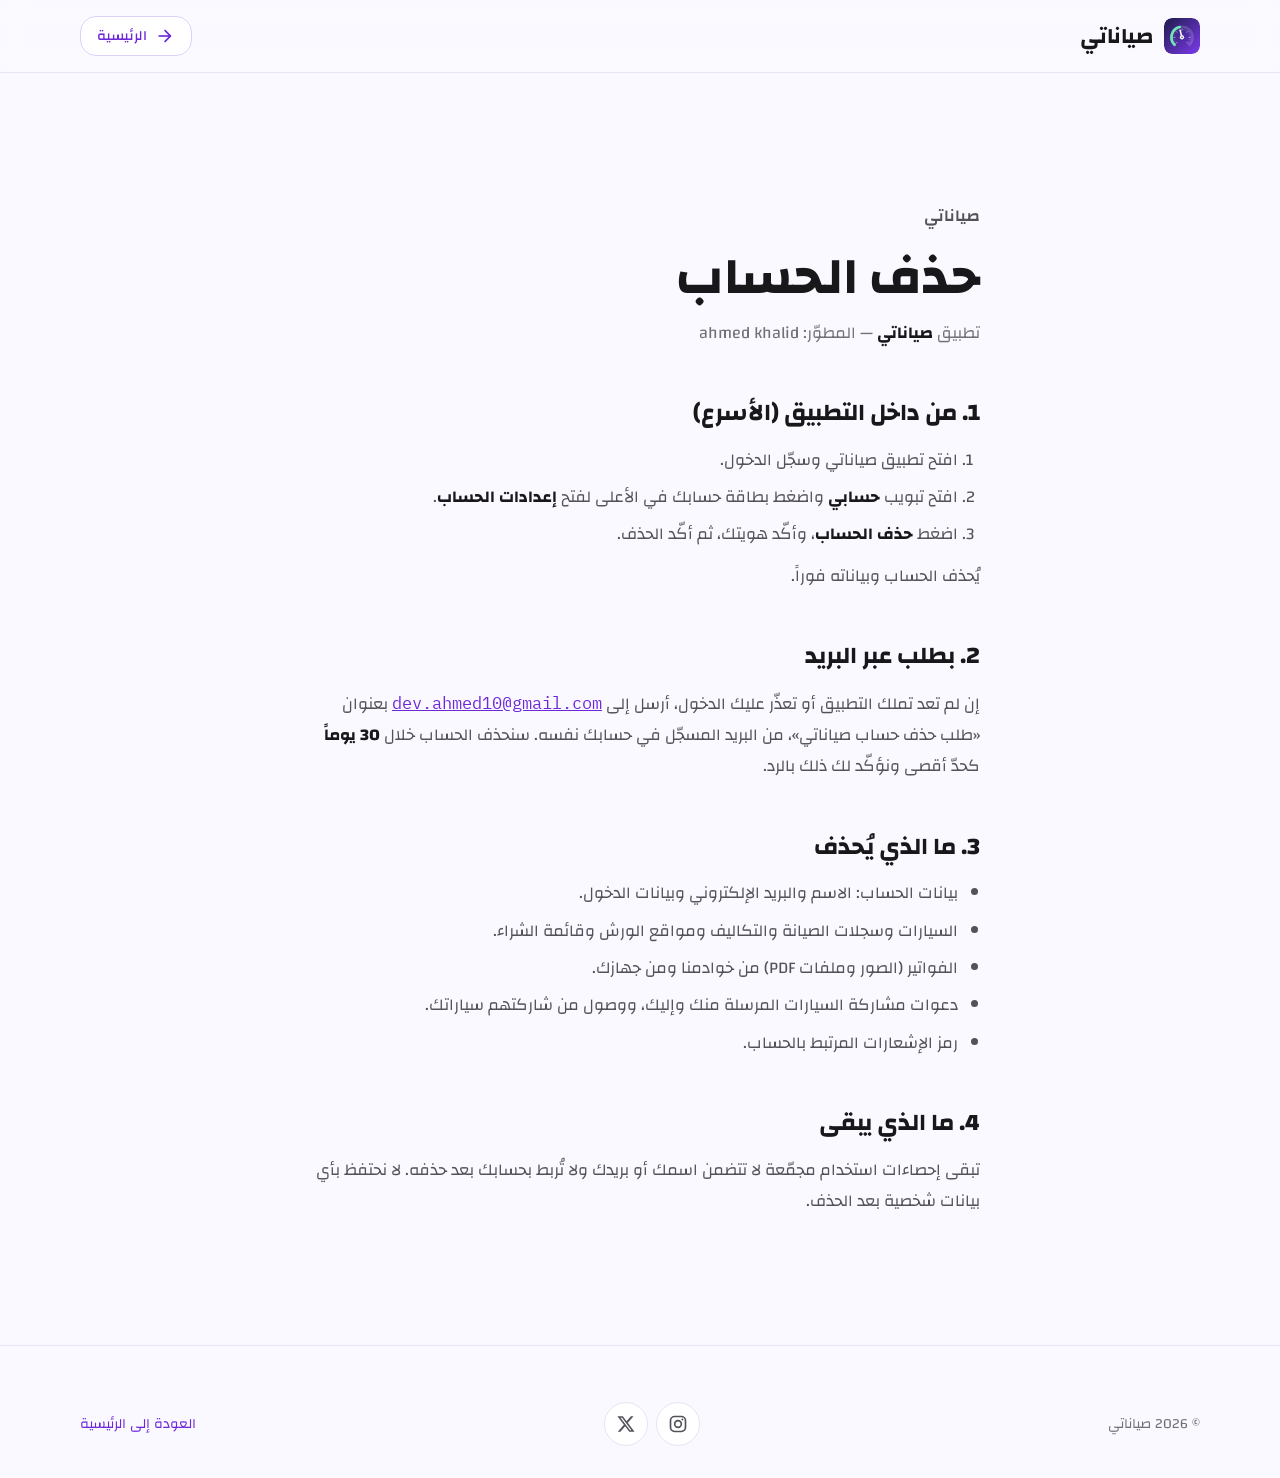
<file: delete-account.html>
<!doctype html>
<html lang="ar" dir="rtl">
<head>
  <meta charset="utf-8">
  <meta name="viewport" content="width=device-width, initial-scale=1, viewport-fit=cover">
  <title>حذف الحساب — صياناتي</title>
  <meta name="description" content="كيف تحذف حسابك في تطبيق صياناتي وكل بياناته، من داخل التطبيق أو بطلب عبر البريد.">
  <meta name="theme-color" content="#1e1b4b">
  <link rel="icon" href="assets/img/app-icon.svg" type="image/svg+xml">
  <link rel="apple-touch-icon" href="assets/img/app-icon-180.png">
  <link rel="preconnect" href="https://fonts.googleapis.com">
  <link rel="preconnect" href="https://fonts.gstatic.com" crossorigin>
  <link rel="stylesheet" href="https://fonts.googleapis.com/css2?family=Changa:wght@400;500;600;700;800&family=IBM+Plex+Mono:wght@500&display=swap">
  <link rel="stylesheet" href="https://fonts.googleapis.com/css2?family=Material+Icons+Round&family=Material+Icons+Outlined&display=block">
  <link rel="stylesheet" href="assets/css/style.css">
  <script>
    try { var t = localStorage.getItem('sy-theme'); if (t === 'dark' || t === 'light') document.documentElement.dataset.theme = t; } catch (e) {}
  </script>
</head>
<body>
<a class="skip" href="#main">تخطَّ إلى المحتوى</a>

<header class="header is-scrolled">
  <div class="container header-row">
    <a class="logo" href="index.html" aria-label="صياناتي، الرئيسية">
      <img class="app-icon" src="assets/img/app-icon.svg" width="36" height="36" alt="">
      <span class="logo-word">صياناتي</span>
    </a>
    <div class="header-end" style="margin-inline-start: auto;">
      <button class="icon-btn" type="button" id="theme-toggle" aria-label="تبديل الوضع الفاتح والداكن">
        <span class="i i-o theme-light-icon" aria-hidden="true">dark_mode</span>
        <span class="i i-o theme-dark-icon" aria-hidden="true">light_mode</span>
      </button>
      <a class="btn btn-outline btn-sm" href="index.html"><span class="i i-r i-20" aria-hidden="true">arrow_forward</span>الرئيسية</a>
    </div>
  </div>
</header>

<main id="main" class="section">
  <article class="container doc">
    <p class="eyebrow" style="margin-bottom: 14px;">صياناتي</p>
    <h1 class="h2">حذف الحساب</h1>
    <p class="updated">تطبيق <strong>صياناتي</strong> — المطوّر: ahmed khalid</p>

    <h2>1. من داخل التطبيق (الأسرع)</h2>
    <ol>
      <li>افتح تطبيق صياناتي وسجّل الدخول.</li>
      <li>افتح تبويب <strong>حسابي</strong> واضغط بطاقة حسابك في الأعلى لفتح <strong>إعدادات الحساب</strong>.</li>
      <li>اضغط <strong>حذف الحساب</strong>، وأكّد هويتك، ثم أكّد الحذف.</li>
    </ol>
    <p>يُحذف الحساب وبياناته فوراً.</p>

    <h2>2. بطلب عبر البريد</h2>
    <p>إن لم تعد تملك التطبيق أو تعذّر عليك الدخول، أرسل إلى <a href="mailto:dev.ahmed10@gmail.com?subject=%D8%B7%D9%84%D8%A8%20%D8%AD%D8%B0%D9%81%20%D8%AD%D8%B3%D8%A7%D8%A8%20%D8%B5%D9%8A%D8%A7%D9%86%D8%A7%D8%AA%D9%8A"><span class="mono">dev.ahmed10@gmail.com</span></a> بعنوان «طلب حذف حساب صياناتي»، من البريد المسجّل في حسابك نفسه. سنحذف الحساب خلال <strong>30 يوماً</strong> كحدّ أقصى ونؤكّد لك ذلك بالرد.</p>

    <h2>3. ما الذي يُحذف</h2>
    <ul>
      <li>بيانات الحساب: الاسم والبريد الإلكتروني وبيانات الدخول.</li>
      <li>السيارات وسجلات الصيانة والتكاليف ومواقع الورش وقائمة الشراء.</li>
      <li>الفواتير (الصور وملفات PDF) من خوادمنا ومن جهازك.</li>
      <li>دعوات مشاركة السيارات المرسلة منك وإليك، ووصول من شاركتهم سياراتك.</li>
      <li>رمز الإشعارات المرتبط بالحساب.</li>
    </ul>

    <h2>4. ما الذي يبقى</h2>
    <p>تبقى إحصاءات استخدام مجمّعة لا تتضمن اسمك أو بريدك ولا تُربط بحسابك بعد حذفه. لا نحتفظ بأي بيانات شخصية بعد الحذف.</p>
  </article>
</main>

<footer class="footer">
  <div class="container">
    <div class="footer-bottom" style="border-top: 0; padding-top: 0;">
      <span>© <span class="num">2026</span> صياناتي</span>
      <ul class="social" aria-label="حسابات صياناتي">
        <li><a href="https://www.instagram.com/siyanati_app/" target="_blank" rel="noopener" aria-label="صياناتي على Instagram"><svg class="glyph" viewBox="0 0 24 24" aria-hidden="true"><rect x="3" y="3" width="18" height="18" rx="5" fill="none" stroke="currentColor" stroke-width="2"/><circle cx="12" cy="12" r="4" fill="none" stroke="currentColor" stroke-width="2"/><circle cx="17.3" cy="6.7" r="1.2" fill="currentColor"/></svg></a></li>
        <li><a href="https://x.com/siyanati_app" target="_blank" rel="noopener" aria-label="صياناتي على X"><svg class="glyph" viewBox="-2 -2 28 28" aria-hidden="true"><path fill="currentColor" d="M18.901 1.153h3.68l-8.04 9.19L24 22.846h-7.406l-5.8-7.584-6.638 7.584H.474l8.6-9.83L0 1.154h7.594l5.243 6.932ZM17.61 20.644h2.039L6.486 3.24H4.298Z"/></svg></a></li>
      </ul>
      <a href="index.html" style="color: var(--brand-ink); text-decoration: none;">العودة إلى الرئيسية</a>
    </div>
  </div>
</footer>

<script>
  (function () {
    var b = document.getElementById('theme-toggle');
    b.addEventListener('click', function () {
      var cur = document.documentElement.dataset.theme === 'dark' ? 'dark' : 'light';
      var next = cur === 'dark' ? 'light' : 'dark';
      document.documentElement.dataset.theme = next;
      try { localStorage.setItem('sy-theme', next); } catch (e) {}
    });
  })();
</script>
</body>
</html>
</file>
<file: assets/css/style.css>
/* صياناتي — موقع التطبيق.
   كل لون ومقاس من دليل الهوية: بنفسجي واحد للإجراء، كحلي للعدّاد، نعناعي فوق الكحلي فقط،
   وألوان الحالة الثلاثة محجوزة للحالة. الارتفاع بالحدود لا بالظلال. */

/* ---------- tokens: الفاتح هو الأساس، والداكن فقط حين يختاره الزائر من الزر ---------- */
:root {
  color-scheme: light;
  --bg: #faf9ff; --surface: #ffffff; --surface-sunken: #f6f4fd; --line: #e7e4f4; --track: #f4f4f5;
  --ink: #18181b; --ink-2: #52525b; --ink-muted: #71717a; --ink-faint: #b1b1b5;
  --brand: #7c3aed; --on-brand: #ffffff; --brand-ink: #6d28d9; --brand-soft: #f3eeff; --brand-line: #ddd0fb; --focus: #6d28d9;
  --midnight: #1e1b4b; --midnight-glow: #3b247f; --midnight-line: #3e2e76; --midnight-track: #594493;
  --on-midnight: #ffffff; --on-midnight-muted: #c8c2db; --midnight-overlay: #ffffff0d; --midnight-tile: #ffffff1f;
  --mint: #6ee7b7;
  --ok: #15803d; --ok-fill: #15803d; --ok-soft: #ecfdf3; --ok-line: #bbf7d0;
  --soon: #b45309; --soon-fill: #f59e0b; --soon-soft: #fff8eb; --soon-line: #fde68a; --on-soon-fill: #1c1304;
  --due: #b91c1c; --due-fill: #dc2626; --due-soft: #fef2f2; --due-line: #fecaca;
  --on-fill: #ffffff; --neutral-fill: #71717a; --neutral-fill-2: #8b8b92;
  --shadow-hero: 0 12px 28px #1e1b4b40; --shadow-fab: 0 4px 10px #18181b33;
  --header-bg: #faf9ffd9;

  --radius-sm: 10px; --radius-md: 12px; --radius-lg: 16px; --radius-xl: 24px; --radius-2xl: 32px; --radius-full: 9999px;
  --font-sans: "Changa", "Noto Kufi Arabic", "Geeza Pro", "Segoe UI", Tahoma, sans-serif;
  --font-mono: "IBM Plex Mono", ui-monospace, "SF Mono", Menlo, Consolas, monospace;
  --gutter: clamp(16px, 5vw, 40px);
  --section-y: clamp(72px, 10vw, 128px);
  --ease: cubic-bezier(.2, .7, .2, 1);
}
:root[data-theme="dark"] {
  color-scheme: dark;
  --bg: #0a0a0f; --surface: #141221; --surface-sunken: #0f0e19; --line: #2c2748; --track: #1f1d2e;
  --ink: #f4f4f5; --ink-2: #b4b0c4; --ink-muted: #8e8aa0; --ink-faint: #5c596b;
  --brand-ink: #a78bfa; --brand-soft: #221d3d; --brand-line: #3b3168; --focus: #a78bfa;
  --midnight-line: #43357a;
  --ok: #4ade80; --ok-soft: #122a1e; --ok-line: #1f5137;
  --soon: #fbbf24; --soon-soft: #2c2211; --soon-line: #5c4513;
  --due: #f87171; --due-soft: #2e1618; --due-line: #5f2327;
  --shadow-hero: 0 0 0 1px #43357a; --shadow-fab: 0 0 0 0 #0000;
  --header-bg: #0a0a0fd9;
}

/* ---------- base ---------- */
*, *::before, *::after { box-sizing: border-box; }
html { scroll-behavior: smooth; scroll-padding-top: 84px; -webkit-text-size-adjust: 100%; }
@media (prefers-reduced-motion: reduce) { html { scroll-behavior: auto; } }
body {
  margin: 0; background: var(--bg); color: var(--ink);
  font-family: var(--font-sans); font-size: 16px; line-height: 1.75;
  -webkit-font-smoothing: antialiased; text-rendering: optimizeLegibility;
  overflow-x: hidden;
}
h1, h2, h3, h4, p, ul, ol, figure, dl, dd { margin: 0; padding: 0; }
ul, ol { list-style: none; }
img, svg { display: block; max-width: 100%; }
a { color: inherit; }
button { font: inherit; color: inherit; }
:focus-visible { outline: 2px solid var(--focus); outline-offset: 3px; border-radius: 6px; }
.skip { position: absolute; inset-inline-start: 16px; top: -60px; z-index: 100; padding: 10px 16px; border-radius: var(--radius-md); background: var(--brand); color: var(--on-brand); text-decoration: none; font-weight: 600; }
.skip:focus { top: 12px; }
.sr-only { position: absolute; width: 1px; height: 1px; padding: 0; margin: -1px; overflow: hidden; clip: rect(0 0 0 0); white-space: nowrap; border: 0; }

.num { direction: ltr; unicode-bidi: isolate; font-feature-settings: "tnum" 1; }
.mono { font-family: var(--font-mono); direction: ltr; unicode-bidi: isolate; }
.container { width: 100%; max-width: 1200px; margin-inline: auto; padding-inline: var(--gutter); }

/* ---------- icons (Material Icons Round / Outlined, by ligature) ---------- */
.i { display: inline-block; flex: none; width: 1em; height: 1em; overflow: hidden; font-size: 24px; line-height: 1; font-weight: 400; font-style: normal; letter-spacing: normal; text-transform: none; white-space: nowrap; direction: ltr; font-feature-settings: "liga"; -webkit-font-smoothing: antialiased; user-select: none; }
.i-r { font-family: "Material Icons Round"; }
.i-o { font-family: "Material Icons Outlined"; }
.i-18 { font-size: 18px; } .i-20 { font-size: 20px; } .i-22 { font-size: 22px; } .i-28 { font-size: 28px; } .i-40 { font-size: 40px; }

/* ---------- logo ---------- */
.logo { display: inline-flex; align-items: center; gap: 10px; text-decoration: none; color: var(--ink); }
.logo-word { font-weight: 700; font-size: 22px; line-height: 1; white-space: nowrap; }
/* the app icon (assets/img/app-icon.svg); its corner radius is 230/1024 of its size */
.app-icon { display: block; flex: none; border-radius: 22.5%; }

/* ---------- type ---------- */
.eyebrow { display: inline-flex; align-items: center; gap: 10px; font-size: 15px; line-height: 1.4; font-weight: 600; color: var(--brand-ink); }
.eyebrow-num { font-family: var(--font-mono); font-size: 13px; font-weight: 500; letter-spacing: .08em; padding: 2px 8px; border-radius: var(--radius-full); background: var(--brand-soft); }
.on-night .eyebrow { color: var(--mint); }
.on-night .eyebrow-num { background: var(--midnight-tile); }
.h1 { font-size: clamp(40px, 6.4vw, 76px); line-height: 1.14; font-weight: 700; letter-spacing: -.005em; }
.h2 { font-size: clamp(30px, 4.4vw, 52px); line-height: 1.22; font-weight: 700; text-wrap: balance; }
.h3 { font-size: 20px; line-height: 1.45; font-weight: 700; }
.lead { font-size: clamp(17px, 1.6vw, 20px); line-height: 1.8; color: var(--ink-2); text-wrap: pretty; max-width: 680px; }
.on-night .lead { color: var(--on-midnight-muted); }
.text { font-size: 15.5px; line-height: 1.8; color: var(--ink-2); text-wrap: pretty; }
.cap { font-size: 13.5px; line-height: 1.6; color: var(--ink-muted); }

/* ---------- section scaffolding ---------- */
.section { padding-block: var(--section-y); }
.section-white { background: var(--surface); }
.section-night { background: var(--midnight); color: var(--on-midnight); background-image: radial-gradient(1100px 700px at 50% 60%, var(--midnight-glow) 0%, var(--midnight) 70%); }
.sec-head { display: grid; gap: 18px; max-width: 780px; margin-bottom: clamp(40px, 5vw, 64px); }
.sec-head-center { margin-inline: auto; text-align: center; justify-items: center; }
.sec-head-center .lead { margin-inline: auto; }

.card { background: var(--surface); border: 1px solid var(--line); border-radius: var(--radius-xl); }
.section-white .card { background: var(--bg); }
.tile { display: grid; place-items: center; flex: none; width: 48px; height: 48px; border-radius: var(--radius-lg); background: var(--brand-soft); color: var(--brand-ink); }

/* ---------- buttons ---------- */
.btn { display: inline-flex; align-items: center; justify-content: center; gap: 8px; min-height: 48px; padding: 0 20px; border-radius: var(--radius-lg); border: 1px solid transparent; background: none; font-size: 15px; font-weight: 500; line-height: 1.2; text-decoration: none; white-space: nowrap; cursor: pointer; transition: background-color .15s var(--ease), border-color .15s var(--ease), color .15s var(--ease), transform .15s var(--ease); }
.btn:active { transform: scale(.98); }
.btn-filled { background: var(--brand); color: var(--on-brand); }
.btn-filled:hover { background: #6d28d9; }
.btn-outline { background: var(--surface); border-color: var(--brand-line); color: var(--brand-ink); }
.btn-outline:hover { background: var(--brand-soft); }
.btn-sm { min-height: 40px; padding: 0 16px; font-size: 14px; }

/* store buttons: icon on the right of its text, two-line label */
.store { display: inline-flex; align-items: center; gap: 12px; min-height: 60px; padding: 8px 22px 8px 26px; border-radius: var(--radius-lg); border: 1px solid transparent; text-decoration: none; transition: background-color .15s var(--ease), border-color .15s var(--ease), transform .15s var(--ease); }
.store:active { transform: scale(.98); }
.store-label { display: grid; line-height: 1.25; text-align: start; }
.store-label small { font-size: 12.5px; font-weight: 400; opacity: .85; }
.store-label b { font-size: 18px; font-weight: 700; direction: ltr; unicode-bidi: isolate; text-align: right; }
.store-filled { background: var(--brand); color: var(--on-brand); }
.store-filled:hover { background: #6d28d9; }
.store-white { background: #ffffff; color: #4c1d95; }
.store-white:hover { background: #f3eeff; }
.store-ghost { border-color: var(--midnight-track); color: var(--on-midnight); background: var(--midnight-overlay); }
.store-line { border-color: #ffffff66; color: #ffffff; }
/* Google Play isn't live yet: same shape as a store button, but not a link */
.store-soon { border-style: dashed; cursor: default; }
.store-soon:active { transform: none; }
.stores { display: flex; flex-wrap: wrap; gap: 12px; }

/* ---------- status components (from the component library) ---------- */
.badge { display: inline-flex; align-items: center; gap: 4px; height: 30px; padding: 0 12px; border-radius: var(--radius-full); border: 1px solid; font-size: 12px; line-height: 18px; font-weight: 700; white-space: nowrap; }
.badge-ok { background: var(--ok-soft); border-color: var(--ok-line); color: var(--ok); }
.badge-soon { background: var(--soon-soft); border-color: var(--soon-line); color: var(--soon); }
.badge-due { background: var(--due-soft); border-color: var(--due-line); color: var(--due); }

.bar { display: block; height: 8px; border-radius: var(--radius-full); background: var(--track); overflow: hidden; }
.bar-fill { display: block; height: 100%; background: var(--ok-fill); border-radius: inherit; transition: width .6s var(--ease), background-color .25s var(--ease); }
.part-soon .bar-fill { background: var(--soon-fill); }
.part-due .bar-fill { background: var(--due-fill); }

.part { display: grid; gap: 12px; width: 100%; padding: 16px; border-radius: var(--radius-lg); border: 1px solid var(--line); background: var(--surface); text-align: start; }
.part-head { display: flex; align-items: center; gap: 12px; }
.part-tile { display: grid; place-items: center; flex: none; width: 44px; height: 44px; border-radius: var(--radius-md); background: var(--ok-soft); color: var(--ok); transition: background-color .25s var(--ease), color .25s var(--ease); }
.part-soon .part-tile { background: var(--soon-soft); color: var(--soon); }
.part-due .part-tile { background: var(--due-soft); color: var(--due); }
.part-names { flex: 1; min-width: 0; }
.part-name { font-size: 16px; line-height: 24px; font-weight: 700; }
.part-interval, .part-meta, .part-dates { font-size: 13px; line-height: 20px; color: var(--ink-2); }
.part-meta { display: flex; flex-wrap: wrap; align-items: center; gap: 4px 16px; }
.part-meta > span { display: inline-flex; align-items: center; gap: 4px; }
.part-remaining { color: var(--ok); font-weight: 500; }
.part-soon .part-remaining { color: var(--soon); }
.part-due .part-remaining { color: var(--due); }
.part .btn { width: 100%; pointer-events: none; }

/* notification (as it lands on the lock screen) */
.note { display: flex; gap: 12px; align-items: flex-start; padding: 14px; border-radius: 20px; border: 1px solid var(--line); background: var(--surface); color: var(--ink); text-align: start; }
.note-text { flex: 1; min-width: 0; display: grid; gap: 1px; }
.note-top { display: flex; justify-content: space-between; gap: 12px; font-size: 12.5px; color: var(--ink-muted); }
.note-title { font-size: 15px; line-height: 1.5; font-weight: 700; }
.note-body { font-size: 13.5px; line-height: 1.5; color: var(--ink-2); }

/* ---------- header ---------- */
.header { position: sticky; top: 0; z-index: 50; background: var(--header-bg); -webkit-backdrop-filter: saturate(1.4) blur(14px); backdrop-filter: saturate(1.4) blur(14px); border-bottom: 1px solid transparent; transition: border-color .25s var(--ease); }
.header.is-scrolled { border-bottom-color: var(--line); }
.header-row { display: flex; align-items: center; gap: 24px; height: 72px; }
.nav { display: flex; align-items: center; gap: 4px; margin-inline-start: auto; }
.nav a { padding: 8px 12px; border-radius: var(--radius-sm); font-size: 15px; font-weight: 500; color: var(--ink-2); text-decoration: none; transition: color .15s var(--ease), background-color .15s var(--ease); }
.nav a:hover { color: var(--ink); background: var(--surface-sunken); }
.nav a[aria-current="true"] { color: var(--brand-ink); background: var(--brand-soft); }
.header-end { display: flex; align-items: center; gap: 8px; }
.icon-btn { display: grid; place-items: center; width: 44px; height: 44px; border: 0; border-radius: var(--radius-full); background: none; color: var(--ink); cursor: pointer; transition: background-color .15s var(--ease); }
.icon-btn:hover { background: var(--surface-sunken); }
.theme-dark-icon { display: none; }
:root[data-theme="dark"] .theme-dark-icon { display: inline-block; }
:root[data-theme="dark"] .theme-light-icon { display: none; }
.menu-btn { display: none; }
.mobile-nav { border-top: 1px solid var(--line); padding: 12px var(--gutter) 20px; background: var(--bg); max-height: calc(100dvh - 72px); overflow-y: auto; }
.mobile-nav ol { display: grid; grid-template-columns: repeat(2, minmax(0, 1fr)); gap: 4px; }
.mobile-nav a { display: flex; align-items: center; gap: 10px; min-height: 48px; padding: 0 12px; border-radius: var(--radius-md); text-decoration: none; font-weight: 500; }
.mobile-nav a:hover { background: var(--surface-sunken); }
.mobile-nav .mono { font-size: 12px; color: var(--brand-ink); }
.mobile-nav .btn { width: 100%; margin-top: 12px; }

@media (max-width: 1080px) {
  .nav { display: none; }
  .menu-btn { display: grid; }
  .header-end { margin-inline-start: auto; }
}
@media (max-width: 520px) {
  .header-cta { display: none; }
}

/* ---------- 01 hero ---------- */
.hero { position: relative; overflow: hidden; background: var(--midnight); color: var(--on-midnight); background-image: radial-gradient(900px 760px at 18% 58%, var(--midnight-glow) 0%, var(--midnight) 72%); }
.hero-bg { position: absolute; left: -220px; top: 40px; width: 860px; height: 860px; pointer-events: none; opacity: .9; }
.hero-bg .a { stroke: var(--midnight-track); opacity: .38; }
.hero-bg circle { fill: none; }
.hero-bg .c { stroke: var(--mint); opacity: .12; }
.hero-grid { position: relative; display: grid; grid-template-columns: minmax(0, 1.08fr) minmax(0, .92fr); align-items: center; gap: 48px; padding-block: clamp(56px, 8vw, 104px) clamp(64px, 8vw, 112px); }
.hero-copy { display: grid; gap: 28px; justify-items: start; }
.hero-pill { display: inline-flex; align-items: center; gap: 8px; height: 36px; padding: 0 16px 0 14px; border-radius: var(--radius-full); border: 1px solid var(--midnight-track); background: var(--midnight-overlay); font-size: 14px; font-weight: 500; color: var(--on-midnight-muted); }
.hero-pill .dot { width: 8px; height: 8px; border-radius: 50%; background: var(--mint); }
.hero .h1 span { color: var(--mint); }

.hero-visual { position: relative; display: grid; place-items: center; min-height: 600px; }
.phone { position: relative; width: 100%; max-width: 290px; aspect-ratio: 600 / 1304; border-radius: 46px; overflow: hidden; background: #000; box-shadow: 0 0 0 10px var(--midnight-tile), 0 40px 80px -20px #0a081f99; }
.phone img { width: 100%; height: 100%; object-fit: cover; }
.hero .phone { max-width: 300px; }
.float { position: absolute; z-index: 2; }
.float-note { top: 64px; inset-inline-end: -8px; width: 300px; box-shadow: 0 18px 40px -12px #0a081f80; }
.float-badge { bottom: 92px; inset-inline-start: -4px; display: flex; align-items: center; gap: 12px; padding: 12px 16px 12px 18px; border-radius: 20px; background: var(--surface); color: var(--ink); border: 1px solid var(--line); box-shadow: 0 18px 40px -12px #0a081f80; }
.float-badge .part-tile { width: 40px; height: 40px; }
.float-badge b { display: block; font-size: 15px; line-height: 1.4; }
.float-badge span { font-size: 13px; color: var(--ink-2); }
.float-badge-soon .part-tile { background: var(--soon-soft); color: var(--soon); }

/* ---------- 02 about ---------- */
.about-grid { display: grid; grid-template-columns: minmax(0, 1fr) minmax(0, 1fr); grid-template-rows: auto 1fr; grid-template-areas: "head promise" "side promise"; gap: 40px clamp(32px, 5vw, 72px); }
.about-head { grid-area: head; margin-bottom: 0; }

/* the promise: the app icon's gauge on midnight; when it scrolls into view the needle sweeps up and the mint fills behind it */
.promise { grid-area: promise; position: relative; overflow: hidden; display: grid; grid-template-rows: 1fr auto; gap: clamp(28px, 4vw, 40px); padding: clamp(28px, 4vw, 48px); border-radius: var(--radius-2xl); border: 1px solid var(--midnight-line); background: var(--midnight); background-image: radial-gradient(520px 440px at 50% 32%, var(--midnight-glow) 0%, var(--midnight) 72%); color: var(--on-midnight); }
.gauge { place-self: center; width: min(100%, 300px); height: auto; overflow: visible; }
.gauge-track { stroke: #ffffff29; stroke-width: 76; }
.gauge-fill { stroke: var(--mint); stroke-width: 76; stroke-dasharray: .4556 2; }
.gauge-major { stroke: var(--on-midnight); stroke-width: 15; }
.gauge-minor { stroke: #ffffff80; stroke-width: 10; }
.gauge-needle { stroke: var(--on-midnight); stroke-width: 44; transform-box: view-box; transform-origin: 0 0; transform: rotate(-15deg); }
.gauge-hub { fill: var(--on-midnight); }
.gauge-hub-dot { fill: #3b2a8c; }
.js .promise.reveal .gauge-fill { stroke-dashoffset: .47; transition: stroke-dashoffset 1.2s var(--ease) .3s; }
.js .promise.reveal .gauge-needle { transform: rotate(-135deg); transition: transform 1.2s var(--ease) .3s; }
.js .promise.reveal.is-in .gauge-fill { stroke-dashoffset: 0; }
.js .promise.reveal.is-in .gauge-needle { transform: rotate(-15deg); }
.promise-copy { display: grid; gap: 12px; }
.promise q { display: block; font-size: clamp(32px, 4vw, 48px); line-height: 1.2; font-weight: 700; quotes: none; text-wrap: balance; }
.promise q span { color: var(--mint); }
.promise-text { font-size: 17px; line-height: 1.8; color: var(--on-midnight-muted); max-width: 440px; text-wrap: pretty; }

.about-side { grid-area: side; display: grid; gap: 36px; align-content: start; }
.audience { display: grid; gap: 6px; }
.audience h3 { font-weight: 600; }
.audience li { display: grid; grid-template-columns: 48px minmax(0, 1fr); gap: 16px; align-items: center; padding: 16px 0; border-top: 1px solid var(--line); }
.audience b { display: block; font-size: 16px; line-height: 1.5; }
.audience span.text { font-size: 14.5px; }

/* principles: a numbered row, each with a brand tick that fills in like a mileage bar */
.principles { display: grid; grid-template-columns: repeat(3, minmax(0, 1fr)); gap: 40px 32px; margin-top: clamp(56px, 7vw, 96px); }
.principle { position: relative; display: grid; gap: 10px; align-content: start; padding-top: 24px; border-top: 1px solid var(--line); }
.principle::before { content: ""; position: absolute; top: -2px; inset-inline-start: 0; width: 56px; height: 3px; border-radius: var(--radius-full); background: var(--brand); transform-origin: right; }
.js .principle.reveal::before { transform: scaleX(0); transition: transform .7s var(--ease) .25s; }
.js .principle.reveal.is-in::before { transform: none; }
.principle-top { display: flex; align-items: center; justify-content: space-between; margin-bottom: 4px; color: var(--brand-ink); }
.principle-top .mono { font-size: 13px; letter-spacing: .08em; }
.principle .h3 { font-size: 18px; }

/* ---------- 03 features ---------- */
.bento { display: grid; grid-template-columns: repeat(3, minmax(0, 1fr)); gap: 20px; }
.feature { display: grid; gap: 14px; align-content: start; padding: 28px; transition: border-color .25s var(--ease), transform .25s var(--ease); }
.feature:hover { border-color: var(--brand-line); }
.feature p { font-size: 15px; line-height: 1.8; color: var(--ink-2); text-wrap: pretty; }
.feature-lead { grid-column: span 2; grid-row: span 2; display: grid; grid-template-columns: minmax(0, 1fr) minmax(0, 1fr); gap: 32px; align-items: center; padding: clamp(24px, 3.5vw, 40px); background: var(--surface); }
.section-white .feature-lead { background: var(--bg); }
.feature-lead .h3 { font-size: clamp(22px, 2.4vw, 28px); line-height: 1.35; }
.feature-lead-copy { display: grid; gap: 16px; align-content: start; }
.status-row { display: flex; flex-wrap: wrap; gap: 8px; padding-top: 4px; }
.status-row .badge .i { font-size: 14px; }
.stack { display: grid; gap: 12px; }

/* ---------- 04 try it: the status calculator ---------- */
.calc { display: grid; grid-template-columns: minmax(0, 1.1fr) minmax(0, 1fr); gap: clamp(24px, 4vw, 48px); align-items: center; padding: clamp(24px, 3.5vw, 40px); }
.calc-controls { display: grid; gap: 22px; }
.field-label { display: block; margin-bottom: 8px; font-size: 14px; font-weight: 500; color: var(--ink-2); }
.chips { display: flex; flex-wrap: wrap; gap: 8px; }
.chip { display: inline-flex; align-items: center; height: 40px; padding: 0 16px; border-radius: var(--radius-full); border: 1px solid var(--line); background: var(--surface-sunken); color: var(--ink); font-size: 14.5px; cursor: pointer; white-space: nowrap; transition: background-color .15s var(--ease), border-color .15s var(--ease), color .15s var(--ease); }
.chip:hover { border-color: var(--brand-line); }
.chip[aria-checked="true"] { background: var(--brand-soft); border-color: var(--brand-line); color: var(--brand-ink); font-weight: 700; }
.field-box { display: flex; align-items: center; gap: 8px; height: 48px; padding: 0 16px; border-radius: var(--radius-md); border: 1px solid var(--line); background: var(--surface-sunken); color: var(--ink-muted); transition: border-color .15s var(--ease), box-shadow .15s var(--ease); }
.field-box:focus-within { border-color: var(--focus); box-shadow: 0 0 0 1px var(--focus); }
.field-box input { flex: 1; min-width: 0; height: 100%; padding: 0; border: 0; outline: 0; background: none; font: inherit; font-size: 16px; color: var(--ink); text-align: right; direction: ltr; font-feature-settings: "tnum" 1; }
.field-box input::-webkit-inner-spin-button { opacity: .4; }
.field-box .unit { color: var(--ink-2); font-size: 15px; }
.range-head { display: flex; align-items: baseline; justify-content: space-between; gap: 12px; margin-bottom: 8px; }
.range-head .field-label { margin: 0; }
.range-head output { font-size: 20px; font-weight: 700; }
.range { width: 100%; height: 28px; margin: 0; accent-color: var(--brand); cursor: pointer; }
.range-scale { display: flex; justify-content: space-between; font-size: 12.5px; color: var(--ink-muted); }
.calc-result { display: grid; gap: 14px; }
.calc-say { min-height: 3.4em; padding: 14px 18px; border-radius: var(--radius-lg); background: var(--surface-sunken); font-size: 15px; line-height: 1.7; color: var(--ink-2); }
.calc-say b { color: var(--ink); }

/* ---------- 05 screens ---------- */
.screens { display: flex; gap: clamp(20px, 3vw, 36px); justify-content: center; align-items: flex-start; }
.screens figure { display: grid; justify-items: center; gap: 18px; flex: 0 1 220px; min-width: 0; }
.screens figure:nth-child(even) { margin-top: 56px; }
.screens .phone { max-width: 220px; border-radius: 36px; box-shadow: 0 0 0 8px var(--midnight-tile), 0 30px 60px -20px #0a081f99; }
.screens figcaption { display: grid; gap: 2px; text-align: center; }
.screens figcaption b { font-size: 17px; }
.screens figcaption span { font-size: 13.5px; color: var(--on-midnight-muted); }
.screens-note { display: flex; flex-wrap: wrap; justify-content: center; gap: 10px; margin-top: clamp(40px, 5vw, 64px); }
.pill { display: inline-flex; align-items: center; gap: 8px; height: 40px; padding: 0 18px; border-radius: var(--radius-full); border: 1px solid var(--midnight-track); color: var(--on-midnight); font-size: 14.5px; font-weight: 500; }
.pill .i { color: var(--mint); }

/* ---------- 06 why ---------- */
.compare { overflow: hidden; }
.compare-head, .compare-row { display: grid; grid-template-columns: minmax(0, 1fr) minmax(0, 1.15fr); }
.compare-head > div { display: flex; align-items: center; gap: 10px; padding: 20px 28px; font-size: 17px; font-weight: 700; }
.compare-head > div:first-child { color: var(--ink-muted); }
.compare-head > div:last-child { background: var(--brand-soft); color: var(--brand-ink); }
.compare-row > div { display: flex; align-items: flex-start; gap: 12px; padding: 18px 28px; border-top: 1px solid var(--line); font-size: 15.5px; line-height: 1.7; }
.compare-row > div:first-child { color: var(--ink-muted); }
.compare-row > div:last-child { background: color-mix(in srgb, var(--brand-soft) 45%, transparent); color: var(--ink); font-weight: 500; }
.compare-row .i { margin-top: 3px; }
.compare-row > div:first-child .i { color: var(--ink-faint); }
.compare-row > div:last-child .i { color: var(--brand-ink); }

/* ---------- 07 download ---------- */
.download { position: relative; overflow: hidden; display: grid; grid-template-columns: auto minmax(0, 1fr) auto; align-items: center; gap: clamp(24px, 4vw, 48px); padding: clamp(32px, 5vw, 64px); border-radius: var(--radius-2xl); background: var(--brand); color: var(--on-brand); }
.download-icon { width: 132px; height: 132px; box-shadow: 0 0 0 1px #ffffff40, 0 18px 40px #2e106566; }
.download-copy { display: grid; gap: 10px; }
.download-copy p { font-size: 18px; line-height: 1.75; opacity: .92; max-width: 480px; }
.download .stores { flex-direction: column; }
.download .store { min-width: 230px; }

/* ---------- 08 developer ---------- */
.dev { display: grid; grid-template-columns: auto minmax(0, 1fr); gap: clamp(24px, 4vw, 48px); align-items: center; padding: clamp(28px, 4vw, 48px); }
.dev-avatar { display: block; width: 160px; height: 160px; border-radius: 50%; object-fit: cover; object-position: center 30%; background: var(--surface); box-shadow: 0 0 0 6px var(--brand-soft), 0 0 0 7px var(--brand-line); }
.dev-copy { display: grid; gap: 14px; justify-items: start; }
.dev-name { font-size: clamp(26px, 3vw, 34px); line-height: 1.3; font-weight: 700; }
.dev-role { font-size: 15px; color: var(--brand-ink); font-weight: 600; }

/* ---------- 09 faq ---------- */
.faq-grid { display: grid; grid-template-columns: minmax(0, .8fr) minmax(0, 1.2fr); gap: clamp(32px, 5vw, 72px); align-items: start; }
.faq-grid .sec-head { position: sticky; top: 104px; margin-bottom: 0; }
.faq { display: grid; gap: 12px; }
.faq details { border: 1px solid var(--line); border-radius: var(--radius-lg); background: var(--surface); transition: border-color .2s var(--ease); }
.section-white .faq details { background: var(--bg); }
.faq details[open] { border-color: var(--brand-line); }
.faq summary { display: flex; align-items: center; justify-content: space-between; gap: 16px; min-height: 64px; padding: 14px 22px; font-size: 17px; line-height: 1.5; font-weight: 700; cursor: pointer; list-style: none; border-radius: inherit; }
.faq summary::-webkit-details-marker { display: none; }
.faq summary .i { color: var(--brand-ink); transition: transform .25s var(--ease); }
.faq details[open] summary .i { transform: rotate(180deg); }
.faq .answer { padding: 0 22px 20px; font-size: 15.5px; line-height: 1.85; color: var(--ink-2); }
.faq .answer a { color: var(--brand-ink); font-weight: 500; }

/* ---------- 10 contact ---------- */
.contact-grid { display: grid; grid-template-columns: minmax(0, 1fr) minmax(0, 1fr); gap: 20px; }
.contact-card { display: grid; gap: 14px; align-content: start; padding: 28px; text-decoration: none; transition: border-color .2s var(--ease); }
.contact-card:hover { border-color: var(--brand-line); }
.contact-card p { font-size: 15px; line-height: 1.75; color: var(--ink-2); }
.contact-card .more { display: inline-flex; align-items: center; gap: 6px; margin-top: 4px; font-size: 15px; font-weight: 600; color: var(--brand-ink); }
.follow { display: grid; gap: 20px; align-content: space-between; padding: 28px; }
.follow-copy { display: grid; gap: 4px; }
.follow-copy p { font-size: 15px; line-height: 1.75; color: var(--ink-2); }
.follow-links { display: flex; flex-wrap: wrap; gap: 12px; }

/* brand glyphs (Instagram, X) are inline SVG: Material Icons has no brand set */
.glyph { flex: none; width: 20px; height: 20px; }
.footer .social { display: flex; gap: 8px; }
.footer .social a { display: grid; place-items: center; width: 44px; height: 44px; padding: 0; border-radius: var(--radius-full); border: 1px solid var(--line); background: var(--surface); color: var(--ink-2); transition: color .15s var(--ease), border-color .15s var(--ease), background-color .15s var(--ease); }
.footer .social a:hover { color: var(--brand-ink); border-color: var(--brand-line); background: var(--brand-soft); }

/* ---------- footer ---------- */
.footer { padding-block: 56px 32px; border-top: 1px solid var(--line); background: var(--bg); }
.footer-top { display: grid; grid-template-columns: minmax(0, 1.4fr) repeat(2, minmax(0, 1fr)); gap: 32px; padding-bottom: 40px; }
.footer-brand { display: grid; gap: 14px; justify-items: start; }
.footer-brand p { font-size: 15px; color: var(--ink-2); max-width: 340px; }
.footer h3 { margin-bottom: 12px; font-size: 14px; font-weight: 700; color: var(--ink-muted); }
.footer ul { display: grid; gap: 4px; }
.footer ul a { display: inline-block; padding: 4px 0; font-size: 15px; color: var(--ink-2); text-decoration: none; }
.footer ul a:hover { color: var(--brand-ink); }
.footer-bottom { display: flex; flex-wrap: wrap; align-items: center; justify-content: space-between; gap: 8px 24px; padding-top: 24px; border-top: 1px solid var(--line); font-size: 14px; color: var(--ink-muted); }

/* ---------- reveal on scroll ---------- */
.js .reveal { opacity: 0; transform: translateY(18px); transition: opacity .6s var(--ease), transform .6s var(--ease); }
.js .reveal.is-in { opacity: 1; transform: none; }
@media (prefers-reduced-motion: reduce) {
  .js .reveal { opacity: 1; transform: none; transition: none; }
  .bar-fill { transition: none; }
  .js .promise.reveal .gauge-fill { stroke-dashoffset: 0; transition: none; }
  .js .promise.reveal .gauge-needle { transform: rotate(-15deg); transition: none; }
  .js .principle.reveal::before { transform: none; transition: none; }
}

/* ---------- text pages (account deletion) ---------- */
.doc { max-width: 760px; margin-inline: auto; }
.doc h1 { margin-bottom: 8px; }
.doc .updated { margin-bottom: 40px; color: var(--ink-muted); }
.doc h2 { margin: 48px 0 14px; font-size: 24px; line-height: 1.4; }
.doc h3 { margin: 24px 0 8px; font-size: 18px; }
.doc p, .doc li { font-size: 16.5px; line-height: 1.9; color: var(--ink-2); }
.doc ul { display: grid; gap: 6px; margin: 10px 0; padding-inline-start: 22px; list-style: disc; }
.doc ol { display: grid; gap: 6px; margin: 10px 0; padding-inline-start: 22px; list-style: decimal; }
.doc strong { color: var(--ink); }
.doc a { color: var(--brand-ink); }
.doc table { width: 100%; margin: 14px 0; border-collapse: collapse; font-size: 15.5px; }
.doc th, .doc td { padding: 12px 16px; border: 1px solid var(--line); text-align: start; vertical-align: top; }
.doc th { background: var(--surface-sunken); font-weight: 700; }

/* ---------- responsive ---------- */
@media (max-width: 1080px) {
  .hero-grid { grid-template-columns: minmax(0, 1fr); gap: 56px; }
  .hero-copy { justify-items: center; text-align: center; }
  .hero-copy .lead { margin-inline: auto; }
  .stores { justify-content: center; }
  .hero-visual { min-height: 0; }
  .bento { grid-template-columns: repeat(2, minmax(0, 1fr)); }
  .feature-lead { grid-column: 1 / -1; grid-row: auto; }
  .screens { justify-content: flex-start; overflow-x: auto; scroll-snap-type: x mandatory; padding: 12px var(--gutter) 24px; margin-inline: calc(var(--gutter) * -1); scrollbar-width: none; }
  .screens::-webkit-scrollbar { display: none; }
  .screens figure { flex: 0 0 220px; scroll-snap-align: center; }
  .screens figure:nth-child(even) { margin-top: 0; }
  .faq-grid { grid-template-columns: minmax(0, 1fr); }
  .faq-grid .sec-head { position: static; }
  .download { grid-template-columns: minmax(0, 1fr); justify-items: center; text-align: center; }
  .download .stores { flex-direction: row; justify-content: center; }
  .download-copy p { margin-inline: auto; }
}
@media (max-width: 820px) {
  .about-grid, .calc, .principles { grid-template-columns: minmax(0, 1fr); }
  .about-grid { grid-template-rows: none; grid-template-areas: "head" "promise" "side"; }
  .gauge { width: min(70%, 260px); }
  .feature-lead { grid-template-columns: minmax(0, 1fr); }
  .footer-top { grid-template-columns: minmax(0, 1fr) minmax(0, 1fr); }
  .footer-brand { grid-column: 1 / -1; }
}
@media (max-width: 640px) {
  body { font-size: 15.5px; }
  .principles, .bento, .contact-grid { grid-template-columns: minmax(0, 1fr); }
  .float-note { width: 252px; top: 24px; inset-inline-end: -6px; }
  .float-note .note-body { display: none; }
  .float-badge { bottom: 40px; inset-inline-start: -6px; }
  .hero .phone { max-width: 250px; }
  .hero-bg { left: -320px; top: 260px; }
  .compare-head, .compare-row { grid-template-columns: minmax(0, 1fr); }
  .compare-head > div:first-child { display: none; }
  .compare-row > div { padding: 14px 20px; }
  .compare-row > div:first-child { padding-bottom: 0; border-bottom: 0; font-size: 14.5px; }
  .compare-row > div:last-child { border-top: 0; background: none; padding-top: 6px; }
  .compare-row { border-top: 1px solid var(--line); }
  .compare-row > div:first-child { border-top: 0; }
  .dev { grid-template-columns: minmax(0, 1fr); justify-items: start; }
  .dev-avatar { width: 112px; height: 112px; }
  .download-icon { width: 104px; height: 104px; }
  .download .stores { flex-direction: column; width: 100%; }
  .download .store { width: 100%; justify-content: center; }
  .store { width: 100%; justify-content: center; }
  .hero .stores { width: 100%; }
  .footer-top { grid-template-columns: minmax(0, 1fr); }
  .follow-links { width: 100%; }
  .follow-links .btn { flex: 1 1 auto; }
}
</file>
